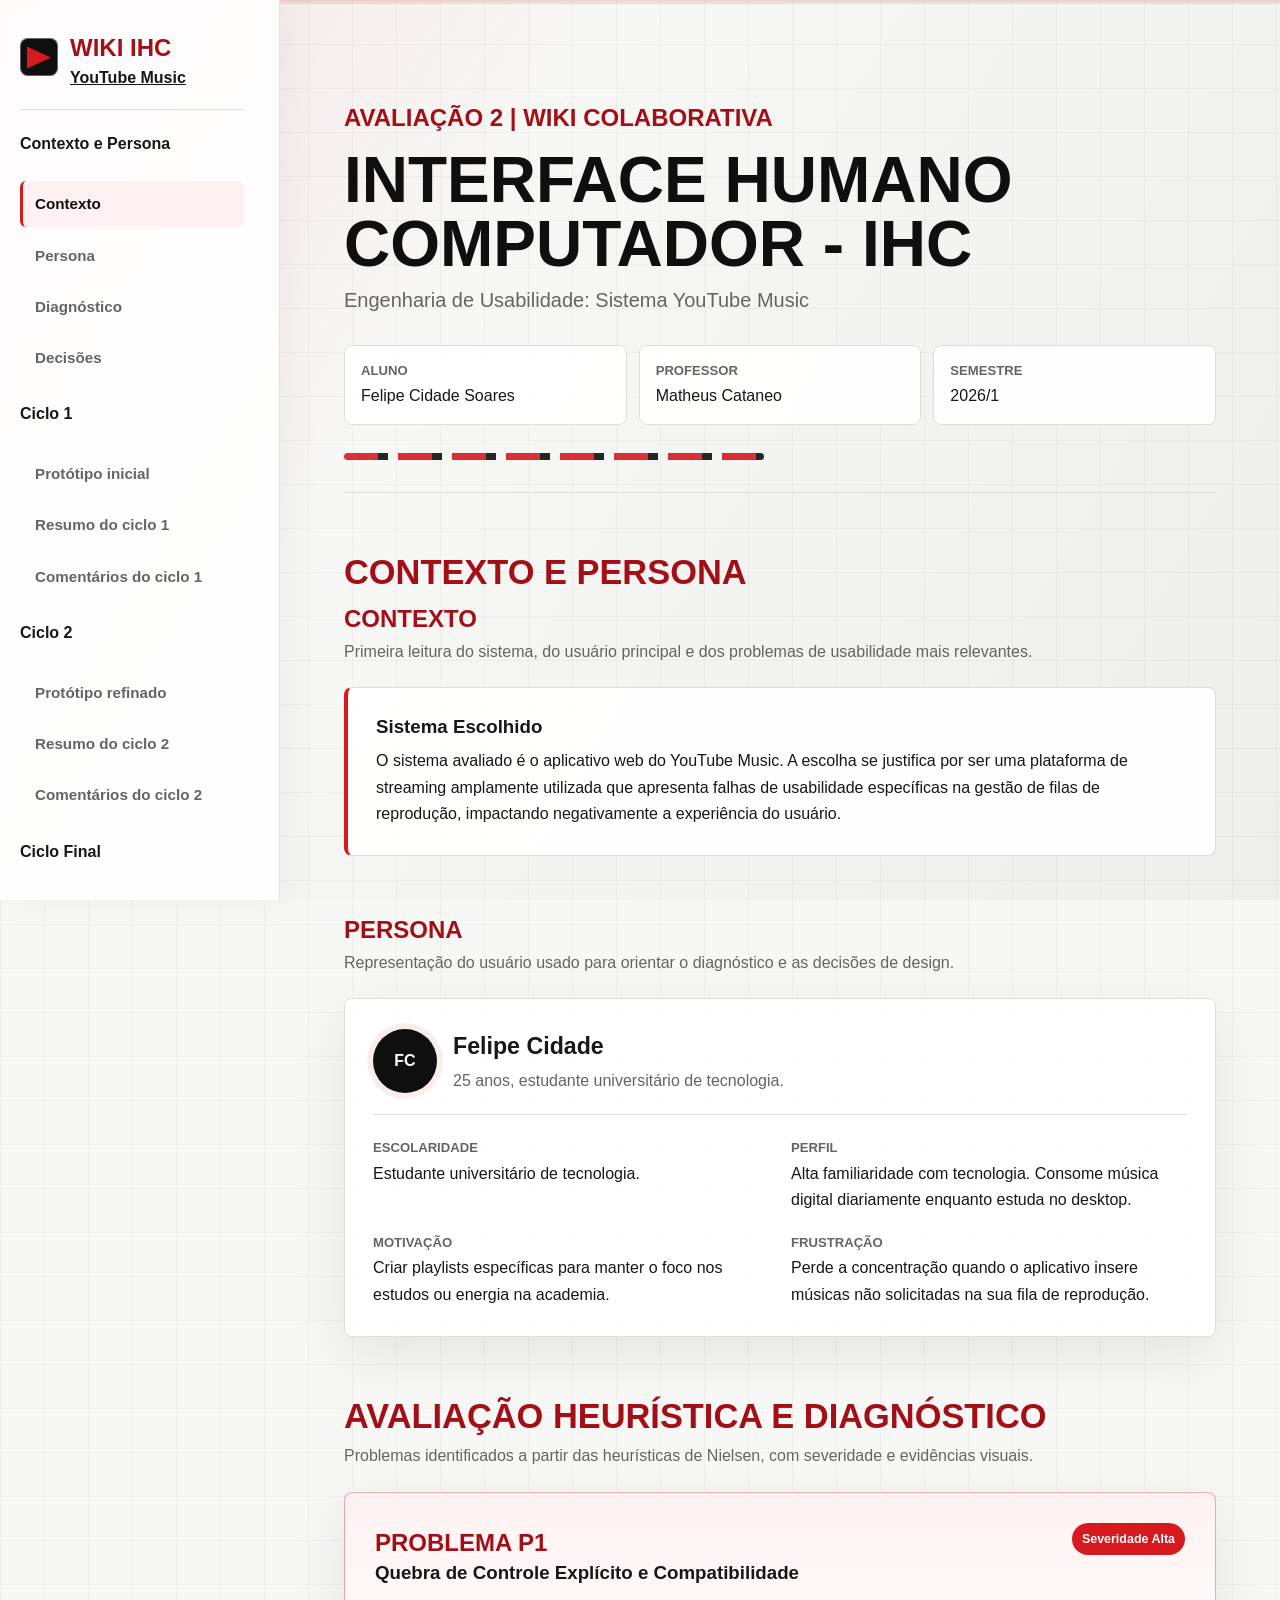
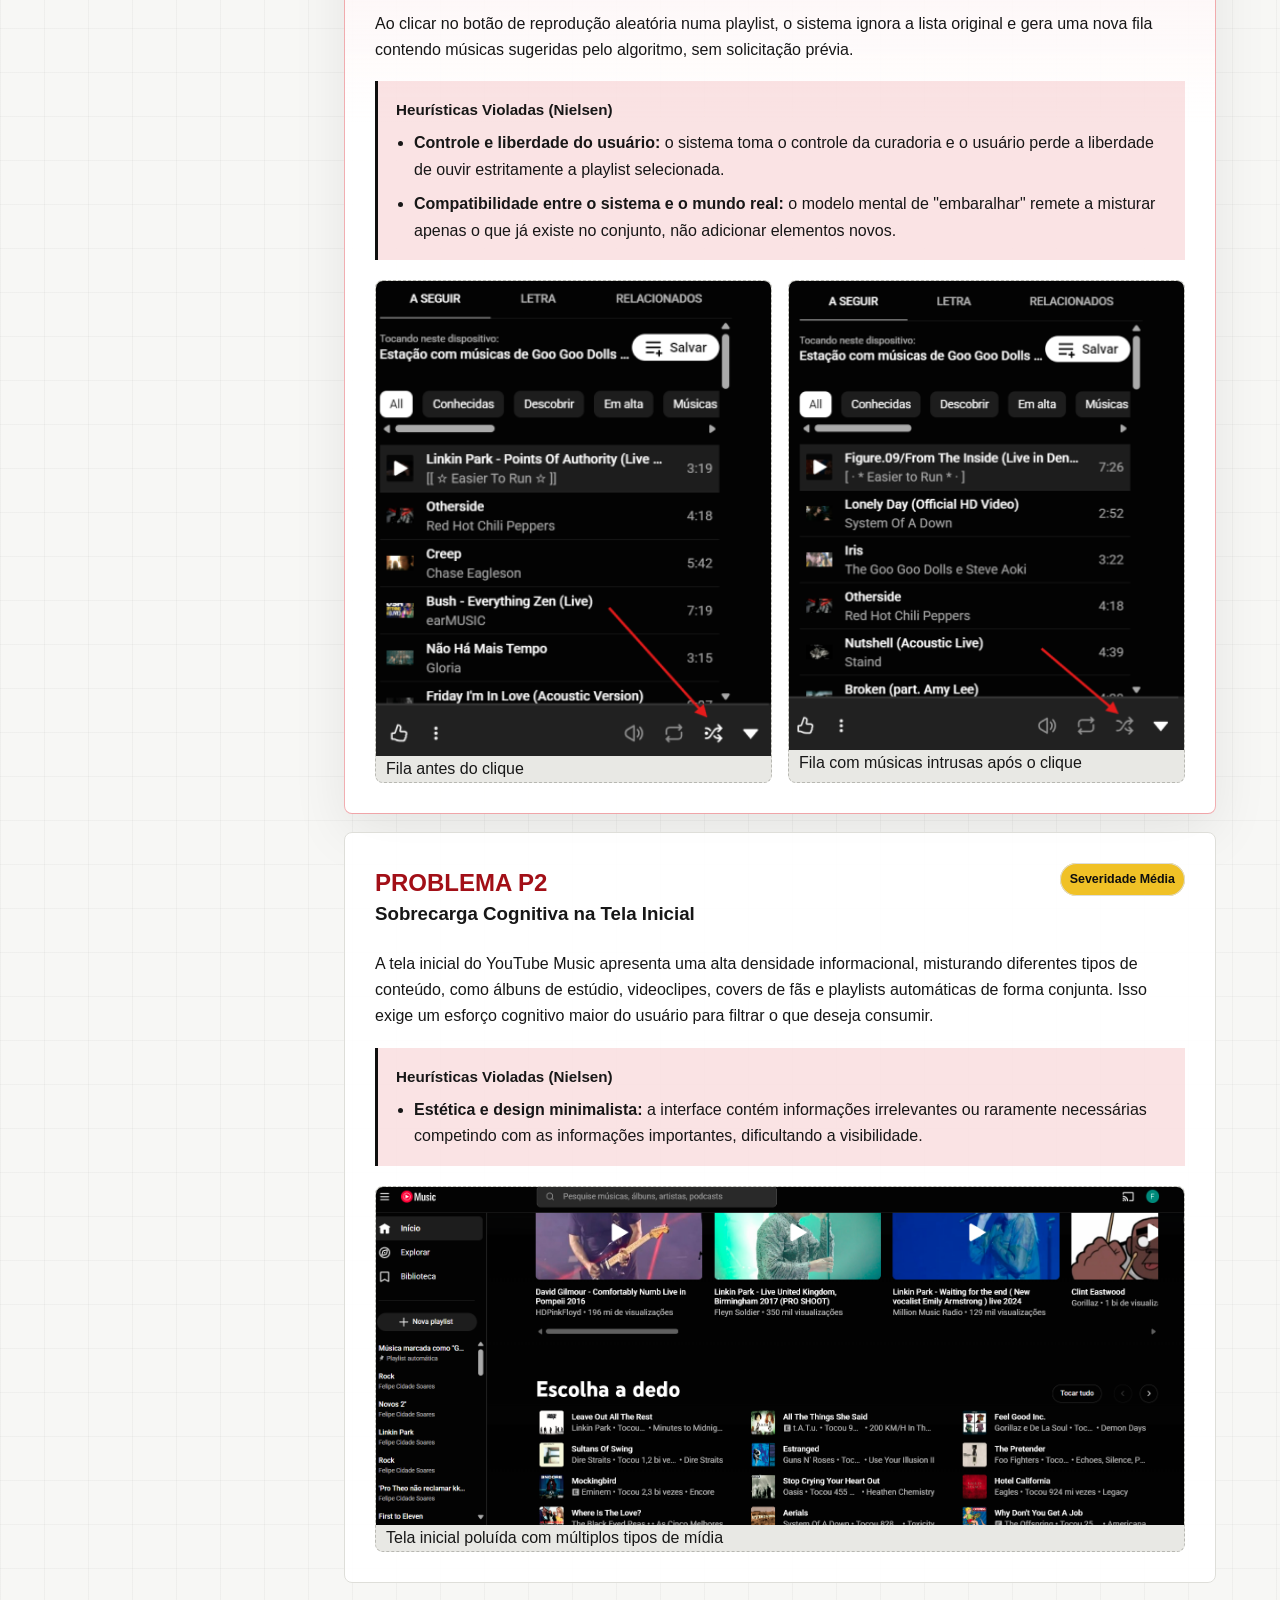
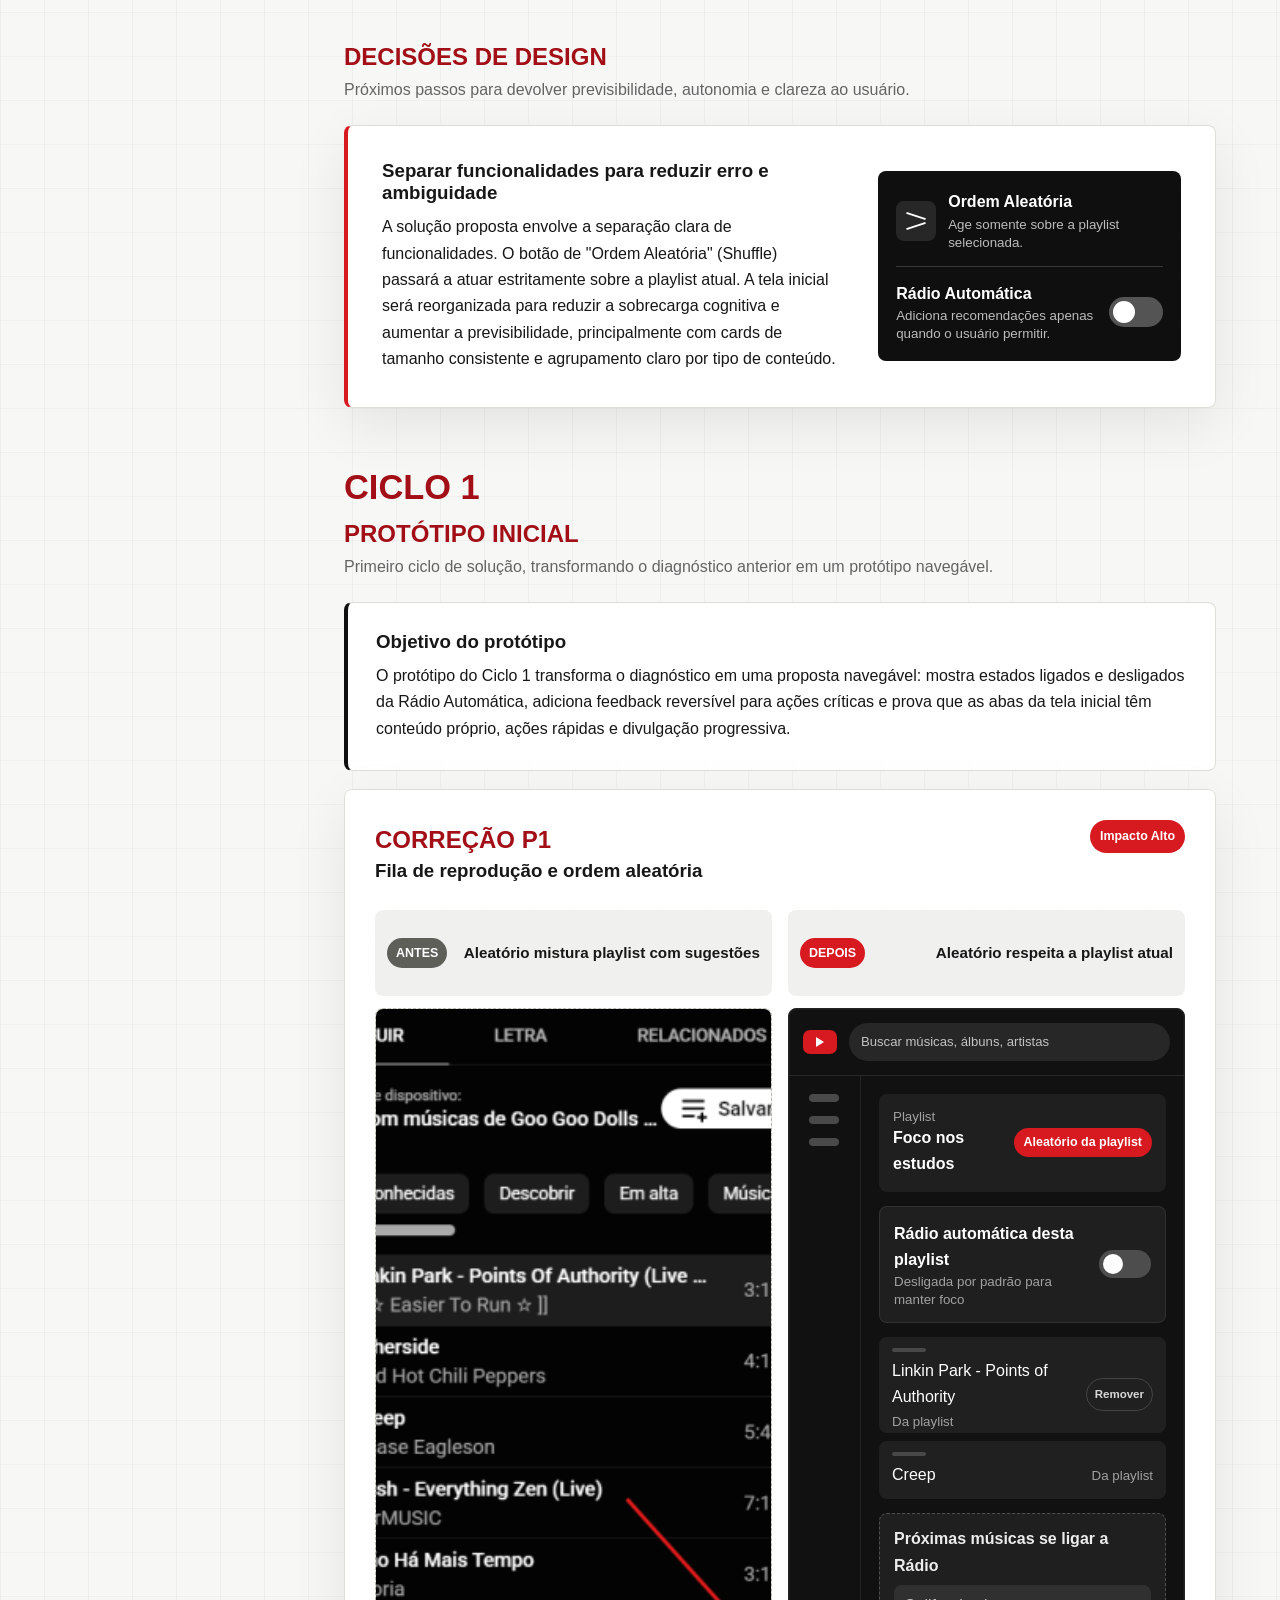
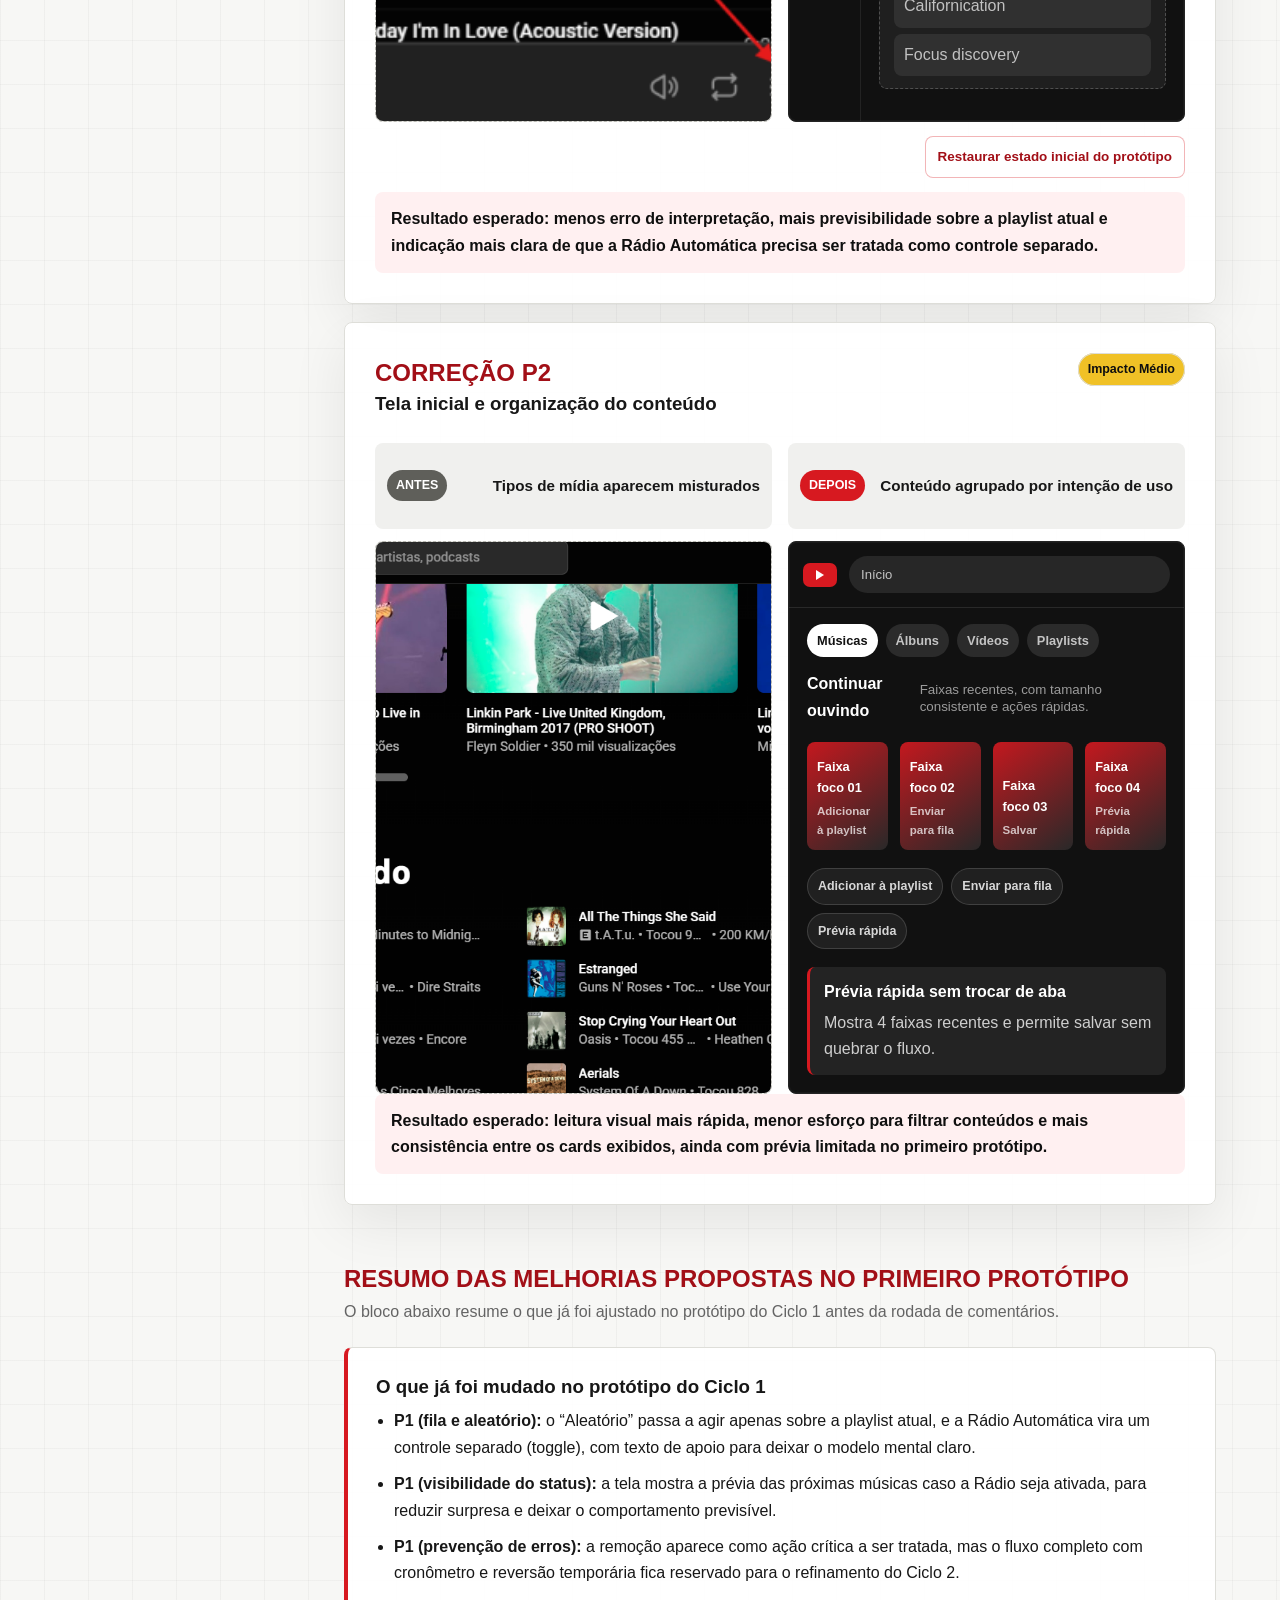
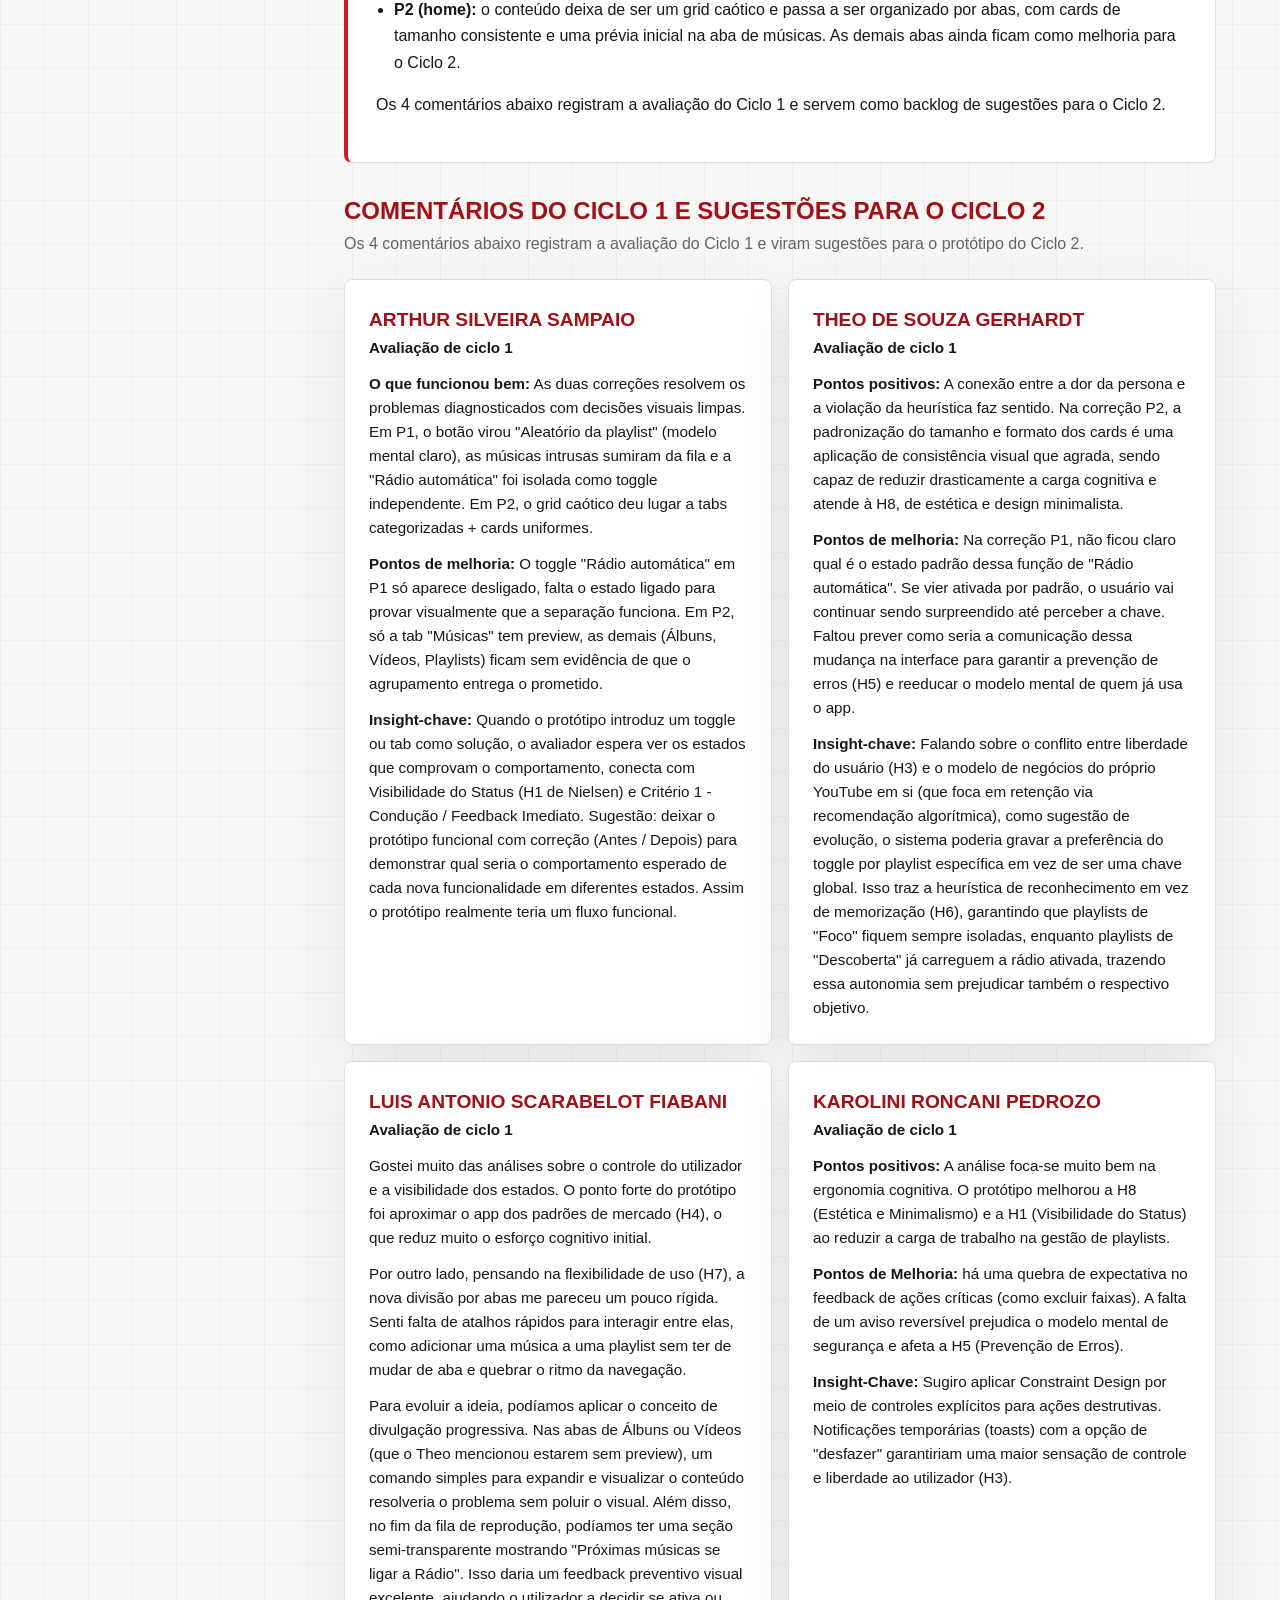
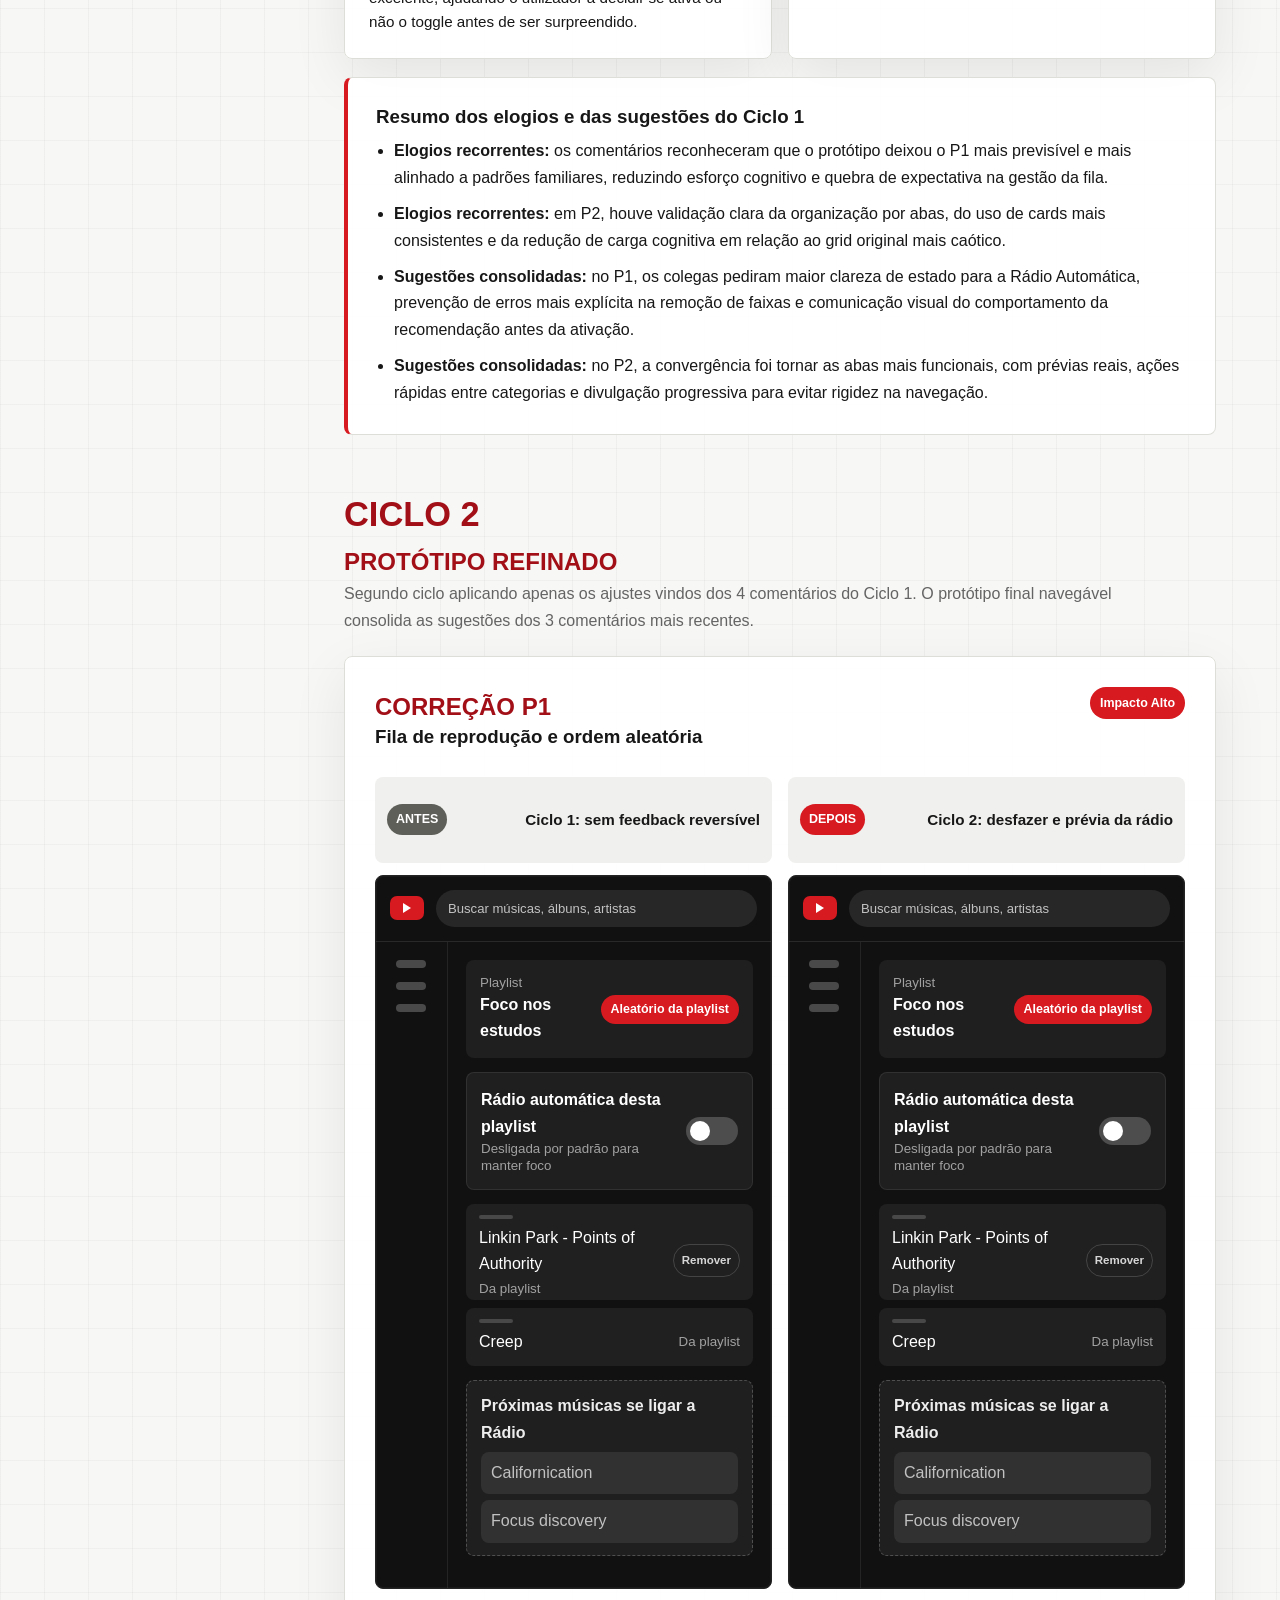
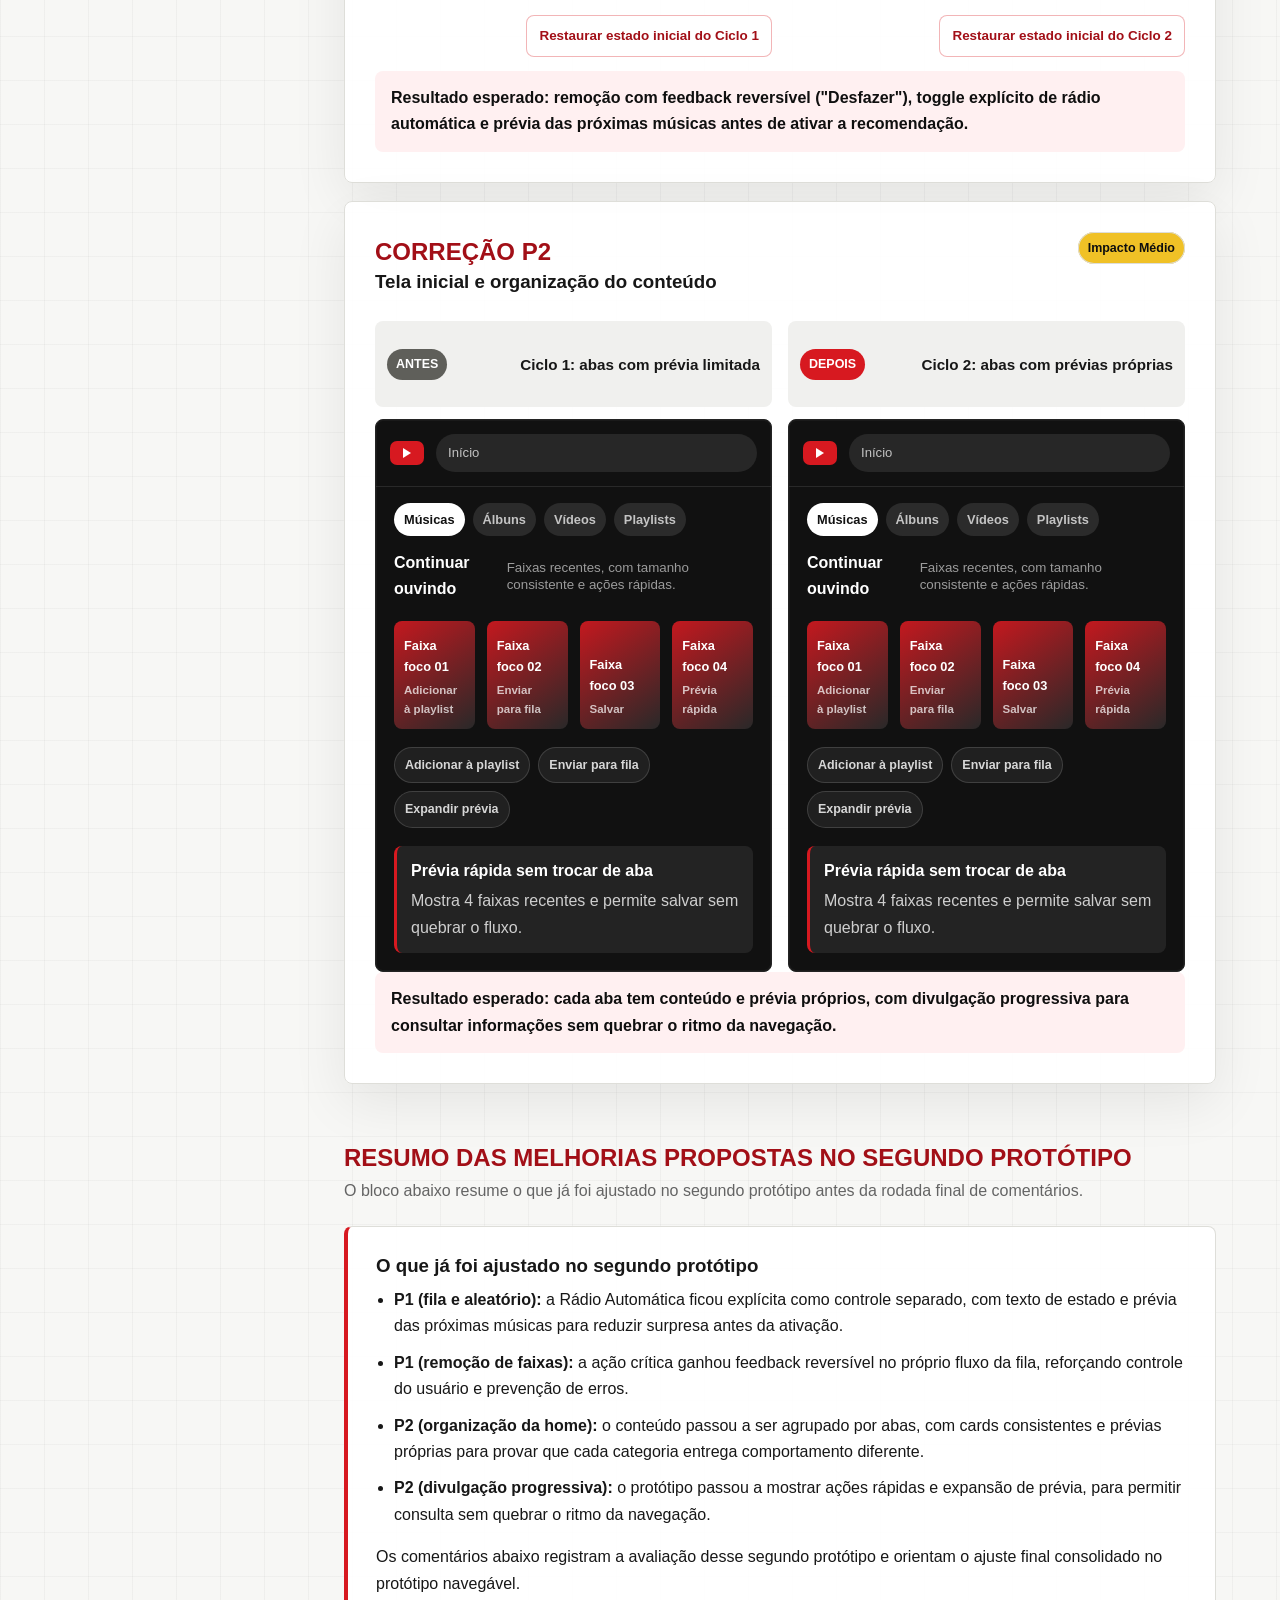
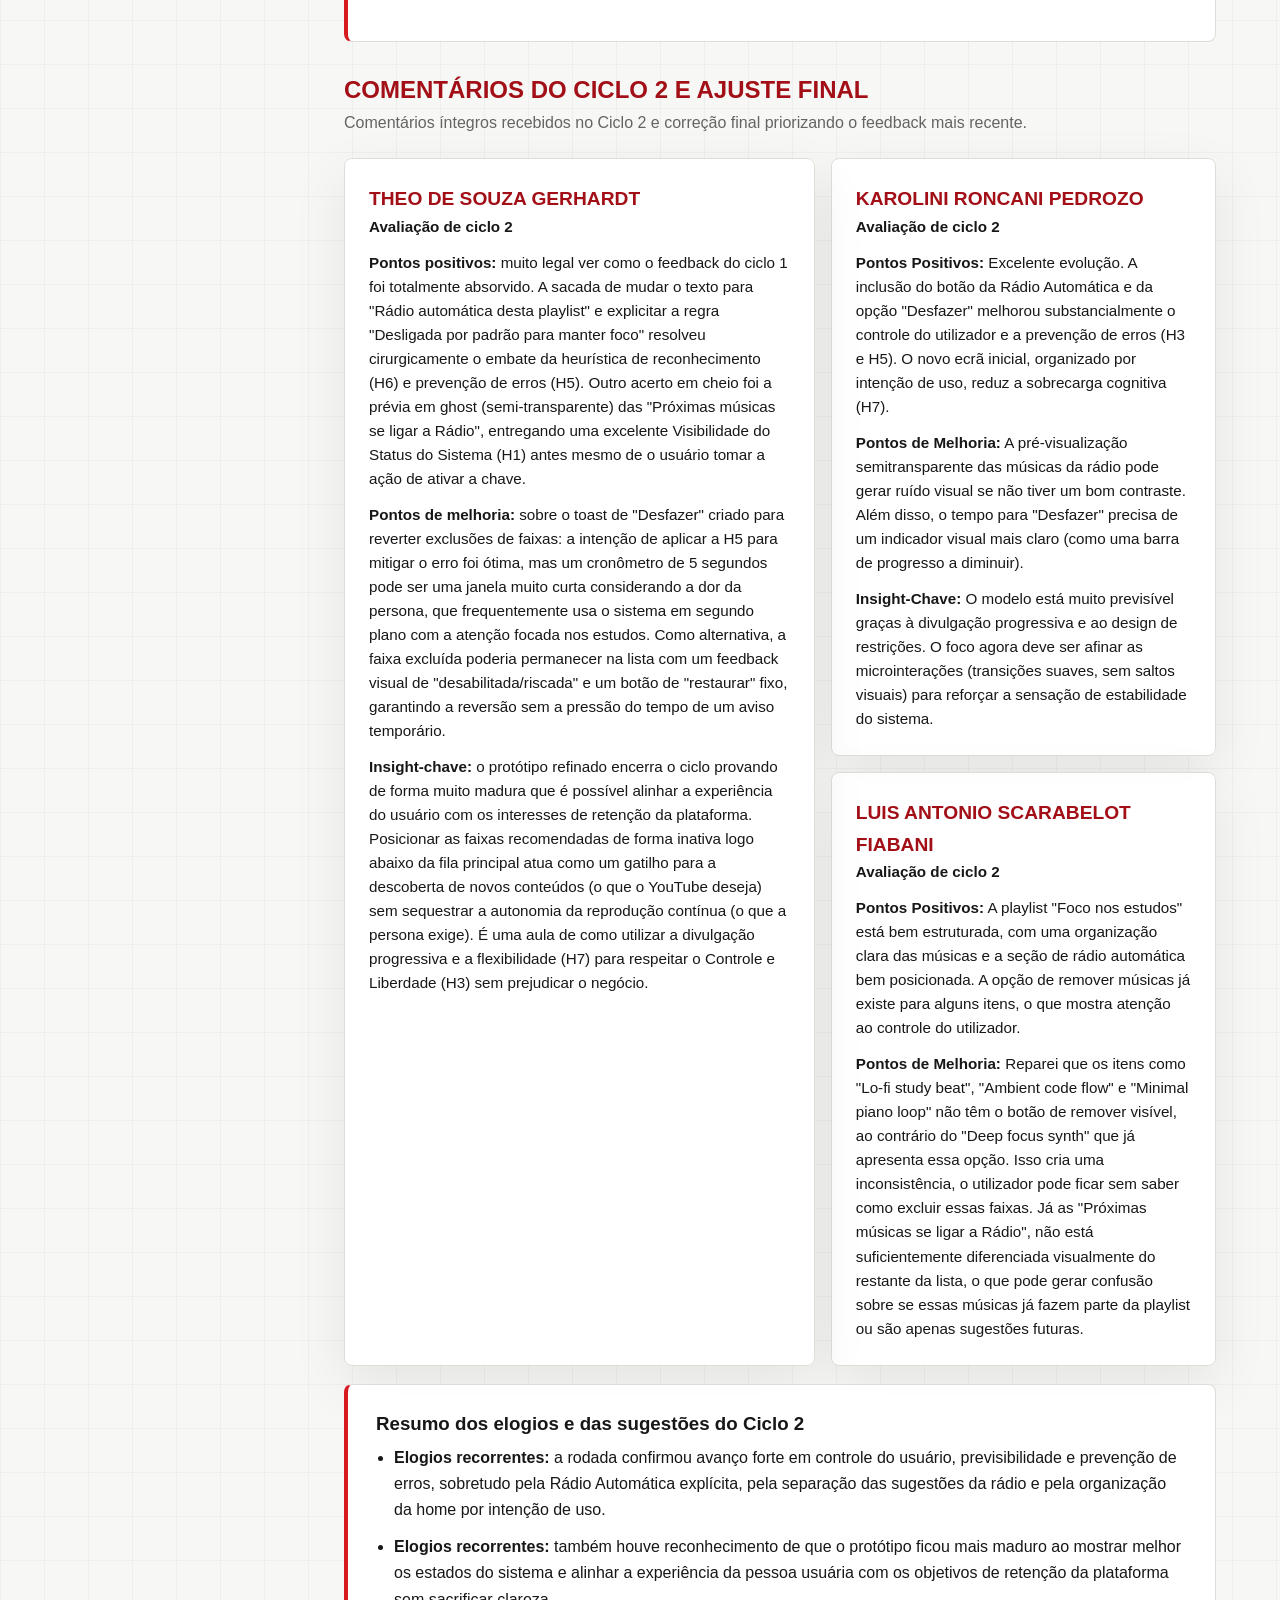
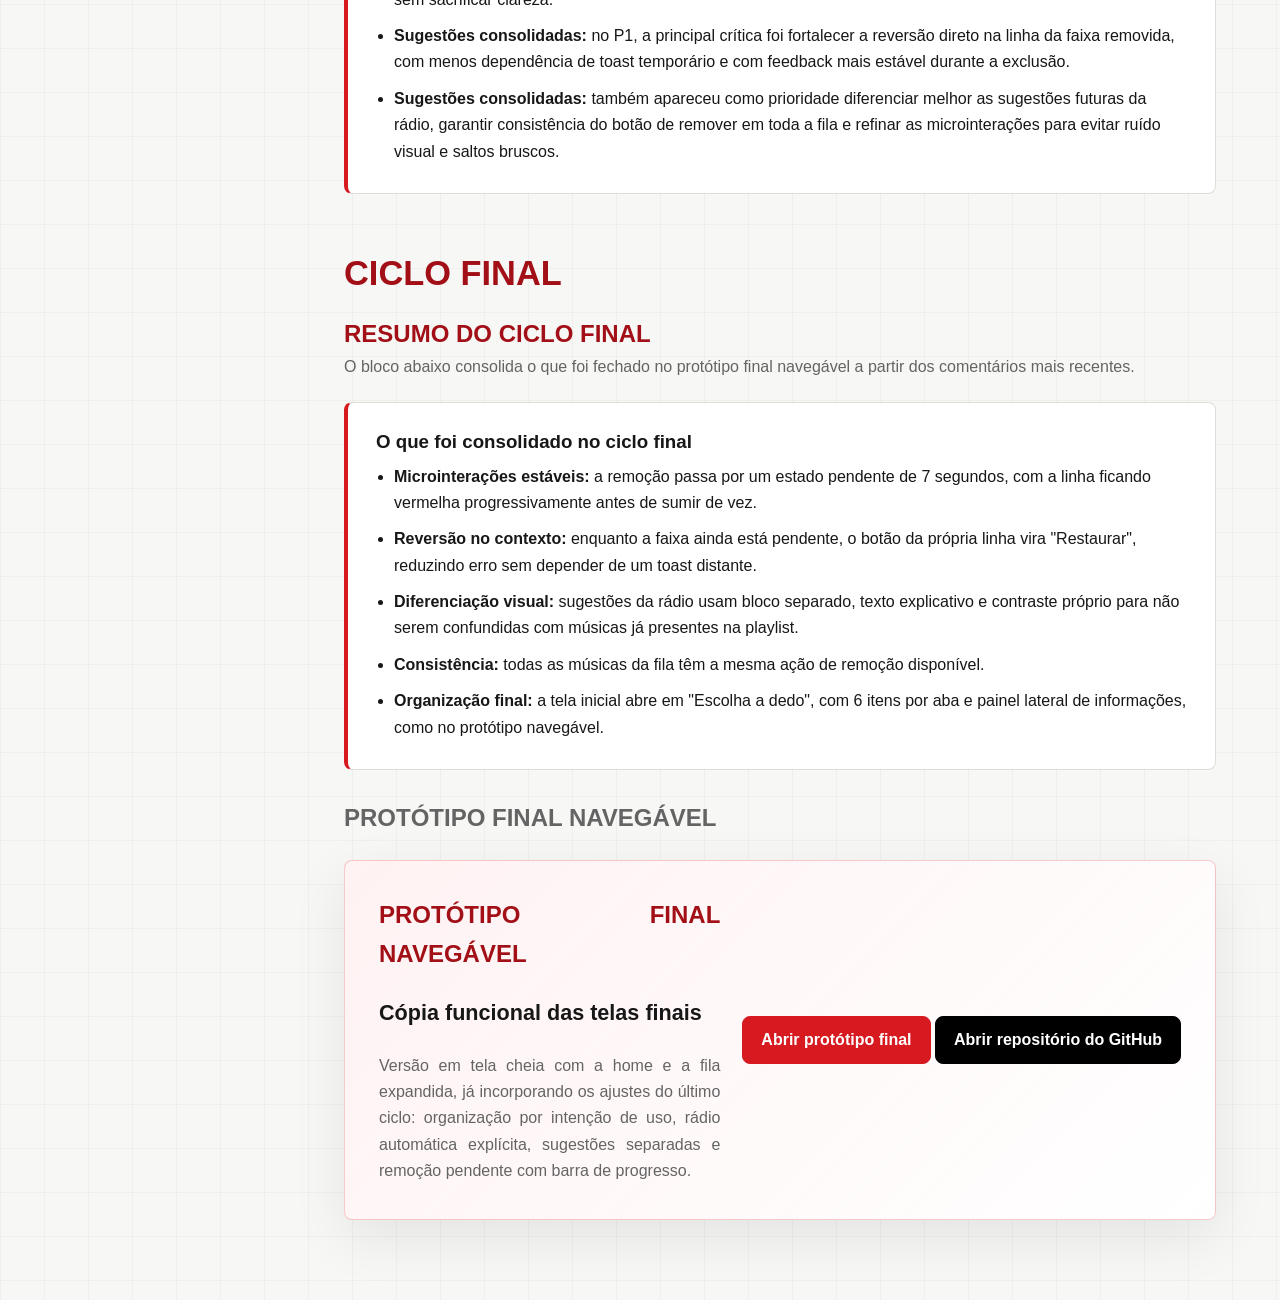
<file: index.html>
<!doctype html>
<html lang="pt-BR">
  <head>
    <meta charset="utf-8">
    <meta name="viewport" content="width=device-width, initial-scale=1">
    <meta
      name="description"
      content="Wiki colaborativa da Avaliação 2 de Interface Humano-Computador sobre Engenharia de Usabilidade no YouTube Music."
    >
    <title>IHC | Engenharia de Usabilidade - YouTube Music</title>
    <link rel="stylesheet" href="src/css/index.css?v=20260531-restore-all-7s">
  </head>
  <body>
    <a class="skip-link" href="#conteudo">Ir para o conteúdo</a>

    <div class="page-shell">
      <aside class="sidebar" aria-label="Navegação da wiki">
        <div class="sidebar-brand">
          <span class="brand-mark" aria-hidden="true"></span>
          <div>
            <p class="eyebrow">Wiki IHC</p>
            <a href="#top"><strong>YouTube Music</strong></a>
          </div>
        </div>
        <h4>Contexto e Persona</h4>
        <nav class="toc" aria-label="Sumário">
          <a href="#contexto">Contexto</a>
          <a href="#persona">Persona</a>
          <a href="#diagnostico">Diagnóstico</a>
          <a href="#decisoes">Decisões</a>
        </nav>
        <h4>Ciclo 1</h4>
        <nav class="toc" aria-label="Sumário">
          <a href="#prototipo">Protótipo inicial</a>
          <a href="#resumo-ciclo-1">Resumo do ciclo 1</a>
          <a href="#comentarios-ciclo-1">Comentários do ciclo 1</a>
        </nav>
        <h4>Ciclo 2</h4>
        <nav class="toc" aria-label="Sumário">
          <a href="#ciclo-2">Protótipo refinado</a>
          <a href="#resumo-ciclo-2">Resumo do ciclo 2</a>
          <a href="#comentarios-ciclo-2">Comentários do ciclo 2</a>
        </nav>
        <h4>Ciclo Final</h4>
        <nav class="toc" aria-label="Sumário">
          <a href="#resumo-ciclo-final">Resumo do ciclo final</a>
          <a href="#prototipo-navegavel">Protótipo navegável</a>
        </nav>
      </aside>

      <main id="conteudo" class="content">
        <button class="menu-button" type="button" aria-label="Abrir navegação" aria-expanded="false">
          <span></span>
          <span></span>
          <span></span>
        </button>

        <div class="reading-progress" aria-hidden="true">
          <span></span>
        </div>

        <header class="page-header">
          <p class="eyebrow">Avaliação 2 | WIKI Colaborativa</p>
          <h1>INTERFACE HUMANO COMPUTADOR - IHC</h1>
          <p class="lead">Engenharia de Usabilidade: Sistema YouTube Music</p>

          <dl class="meta-grid" aria-label="Dados do trabalho">
            <div>
              <dt>Aluno</dt>
              <dd>Felipe Cidade Soares</dd>
            </div>
            <div>
              <dt>Professor</dt>
              <dd>Matheus Cataneo</dd>
            </div>
            <div>
              <dt>Semestre</dt>
              <dd>2026/1</dd>
            </div>
          </dl>
        </header>

        <section id="contexto" class="doc-section">
          <div class="section-heading">
            <h2 class="section-index">Contexto e Persona</h2>
            <p class="section-index">Contexto</p>
            <p>Primeira leitura do sistema, do usuário principal e dos problemas de usabilidade mais relevantes.</p>
          </div>

          <article class="note-block">
            <h3>Sistema Escolhido</h3>
            <p>
              O sistema avaliado é o aplicativo web do YouTube Music. A escolha se justifica por ser uma plataforma
              de streaming amplamente utilizada que apresenta falhas de usabilidade específicas na gestão de filas de
              reprodução, impactando negativamente a experiência do usuário.
            </p>
          </article>
        </section>

        <section id="persona" class="doc-section">
          <div class="section-heading">
            <p class="section-index">Persona</p>
            <p>Representação do usuário usado para orientar o diagnóstico e as decisões de design.</p>
          </div>

          <article class="persona-card">
            <div class="persona-summary">
              <span class="persona-avatar" aria-hidden="true">FC</span>
              <div>
                <h3>Felipe Cidade</h3>
                <p>25 anos, estudante universitário de tecnologia.</p>
              </div>
            </div>

            <dl class="persona-details">
              <div>
                <dt>Escolaridade</dt>
                <dd>Estudante universitário de tecnologia.</dd>
              </div>
              <div>
                <dt>Perfil</dt>
                <dd>Alta familiaridade com tecnologia. Consome música digital diariamente enquanto estuda no desktop.</dd>
              </div>
              <div>
                <dt>Motivação</dt>
                <dd>Criar playlists específicas para manter o foco nos estudos ou energia na academia.</dd>
              </div>
              <div>
                <dt>Frustração</dt>
                <dd>Perde a concentração quando o aplicativo insere músicas não solicitadas na sua fila de reprodução.</dd>
              </div>
            </dl>
          </article>
        </section>

        
        <section id="diagnostico" class="doc-section">
          <div class="section-heading">
            <h2 class="section-index">Avaliação Heurística e Diagnóstico</h2>
            <p>Problemas identificados a partir das heurísticas de Nielsen, com severidade e evidências visuais.</p>
          </div>

          <article class="problem-card problem-card--critical">
            <div class="problem-header">
              <div>
                <p class="section-index">Problema P1</p>
                <h3>Quebra de Controle Explícito e Compatibilidade</h3>
              </div>
              <span class="severity severity--high">Severidade Alta</span>
            </div>

            <p>
              Ao clicar no botão de reprodução aleatória numa playlist, o sistema ignora a lista original e
              gera uma nova fila contendo músicas sugeridas pelo algoritmo, sem solicitação prévia.
            </p>

            <div class="heuristic-list" aria-label="Heurísticas violadas no problema P1">
              <h4>Heurísticas Violadas (Nielsen)</h4>
              <ul>
                <li>
                  <strong>Controle e liberdade do usuário:</strong> o sistema toma o controle da curadoria e o usuário
                  perde a liberdade de ouvir estritamente a playlist selecionada.
                </li>
                <li>
                  <strong>Compatibilidade entre o sistema e o mundo real:</strong> o modelo mental de "embaralhar"
                  remete a misturar apenas o que já existe no conjunto, não adicionar elementos novos.
                </li>
              </ul>
            </div>

            <div class="screens-grid screens-grid--large">
              <figure class="screen-placeholder">
                <img
                  src="src/img/fila-antes.png"
                  alt="Fila antes do clique"
                  loading="lazy"
                >
                <figcaption>Fila antes do clique</figcaption>
              </figure>
              <figure class="screen-placeholder">
                <img
                  src="src/img/fila-depois.png"
                  alt="Fila com músicas intrusas após o clique"
                  loading="lazy"
                >
                <figcaption>Fila com músicas intrusas após o clique</figcaption>
              </figure>
            </div>
          </article>

          <article class="problem-card">
            <div class="problem-header">
              <div>
                <p class="section-index">Problema P2</p>
                <h3>Sobrecarga Cognitiva na Tela Inicial</h3>
              </div>
              <span class="severity severity--medium">Severidade Média</span>
            </div>

            <p>
              A tela inicial do YouTube Music apresenta uma alta densidade informacional, misturando diferentes tipos
              de conteúdo, como álbuns de estúdio, videoclipes, covers de fãs e playlists automáticas de forma conjunta.
              Isso exige um esforço cognitivo maior do usuário para filtrar o que deseja consumir.
            </p>

            <div class="heuristic-list" aria-label="Heurísticas violadas no problema P2">
              <h4>Heurísticas Violadas (Nielsen)</h4>
              <ul>
                <li>
                  <strong>Estética e design minimalista:</strong> a interface contém informações irrelevantes ou
                  raramente necessárias competindo com as informações importantes, dificultando a visibilidade.
                </li>
              </ul>
            </div>

            <figure class="screen-placeholder">
              <img
                src="src/img/tela-inicial-poluida.png"
                alt="[Inserir print da tela: Tela inicial poluída com múltiplos tipos de mídia]"
                loading="lazy"
              >
              <figcaption>Tela inicial poluída com múltiplos tipos de mídia</figcaption>
            </figure>
          </article>          
        </section>

        <section id="decisoes" class="doc-section">
          <div class="section-heading">
            <p class="section-index">Decisões de Design</p>
            <p>Próximos passos para devolver previsibilidade, autonomia e clareza ao usuário.</p>
          </div>

          <article class="decision-panel">
            <div>
              <h3>Separar funcionalidades para reduzir erro e ambiguidade</h3>
              <p>
                A solução proposta envolve a separação clara de funcionalidades. O botão de "Ordem Aleatória" (Shuffle) passará a atuar estritamente sobre a playlist atual. A tela inicial será reorganizada para reduzir a sobrecarga cognitiva e aumentar a previsibilidade, principalmente com cards de tamanho consistente e agrupamento claro por tipo de conteúdo.
              </p>
            </div>

            <div class="control-preview" aria-label="Prévia conceitual dos controles propostos">
              <div class="preview-row">
                <span class="preview-icon" aria-hidden="true"></span>
                <div>
                  <strong>Ordem Aleatória</strong>
                  <small>Age somente sobre a playlist selecionada.</small>
                </div>
              </div>

              <label class="toggle-row">
                <span>
                  <strong>Rádio Automática</strong>
                  <small>Adiciona recomendações apenas quando o usuário permitir.</small>
                </span>
                <input type="checkbox" id="radio-toggle">
                <span class="toggle-visual" aria-hidden="true"></span>
              </label>
            </div>
          </article>
        </section>
        <section id="prototipo" class="doc-section">
          <div class="section-heading">
            <h2 class="section-index">CICLO 1</h2>
            <p class="section-index">Protótipo Inicial</p>
            <p>Primeiro ciclo de solução, transformando o diagnóstico anterior em um protótipo navegável.</p>
          </div>

          <article class="prototype-summary">
            <h3>Objetivo do protótipo</h3>
            <p>
              O protótipo do Ciclo 1 transforma o diagnóstico em uma proposta navegável:
              mostra estados ligados e desligados da Rádio Automática, adiciona feedback reversível para ações críticas
              e prova que as abas da tela inicial têm conteúdo próprio, ações rápidas e divulgação progressiva.
            </p>
          </article>

          <article class="prototype-block">
            <div class="prototype-block-header">
              <div>
                <p class="section-index">Correção P1</p>
                <h3>Fila de reprodução e ordem aleatória</h3>
              </div>
              <span class="severity severity--high">Impacto Alto</span>
            </div>

            <div class="prototype-comparison">
              <div class="prototype-screen prototype-screen--before">
                <div class="prototype-screen-title">
                  <span>Antes</span>
                  <strong>Aleatório mistura playlist com sugestões</strong>
                </div>

              <figure class="prototype-screen-figure">
                <img
                  src="src/img/fila-antes.png"
                  alt="Fila antes do clique"
                  loading="lazy"
                >
              </figure>
              </div>
              <div class="prototype-screen prototype-screen--after">
                <div class="prototype-screen-title">
                  <span>Depois</span>
                  <strong>Aleatório respeita a playlist atual</strong>
                </div>

                <div class="mock-window">
                  <div class="mock-topbar">
                    <span class="mock-logo" aria-hidden="true"></span>
                    <span class="mock-search">Buscar músicas, álbuns, artistas</span>
                  </div>

                  <div class="mock-layout">
                    <div class="mock-sidebar" aria-hidden="true">
                      <span></span>
                      <span></span>
                      <span></span>
                    </div>

                    <div class="mock-content" data-restore-mode="instant">
                      <div class="mock-playlist-head">
                        <div>
                          <small>Playlist</small>
                          <strong>Foco nos estudos</strong>
                        </div>
                        <span class="mock-button mock-button--safe">Aleatório da playlist</span>
                      </div>

                      <div class="mock-setting mock-setting--interactive" data-radio-control>
                        <span>
                          <strong>Rádio automática desta playlist</strong>
                          <small data-radio-copy>Desligada por padrão para manter foco</small>
                        </span>
                        <button
                          class="mock-switch-button"
                          type="button"
                          aria-pressed="false"
                          aria-label="Alternar rádio automática desta playlist"
                          data-radio-toggle
                        >
                          <span class="mock-switch is-off" aria-hidden="true"></span>
                        </button>
                      </div>

                      <ol class="mock-queue">
                        <li>
                          <span>Linkin Park - Points of Authority</span>
                          <small>Da playlist</small>
                          <button class="mock-inline-action" type="button" data-remove-track>Remover</button>
                        </li>
                        <li><span>Creep</span><small>Da playlist</small></li>
                      </ol>

                      <div class="mock-next-preview" data-radio-preview>
                        <strong>Próximas músicas se ligar a Rádio</strong>
                        <span>Californication</span>
                        <span>Focus discovery</span>
                      </div>

                      <div class="mock-toast" aria-live="polite">
                        <span></span>
                        <button type="button">Desfazer</button>
                      </div>
                    </div>
                  </div>
                </div>
              </div>
            </div>

            <div class="prototype-reset-row">
              <button class="prototype-reset-button" type="button" data-reset-queue>
                Restaurar estado inicial do protótipo
              </button>
            </div>

            <p class="prototype-impact">
              Resultado esperado: menos erro de interpretação, mais previsibilidade sobre a playlist atual e indicação
              mais clara de que a Rádio Automática precisa ser tratada como controle separado.
            </p>
          </article>

          <article class="prototype-block">
            <div class="prototype-block-header">
              <div>
                <p class="section-index">Correção P2</p>
                <h3>Tela inicial e organização do conteúdo</h3>
              </div>
              <span class="severity severity--medium">Impacto Médio</span>
            </div>

            <div class="prototype-comparison">
              <div class="prototype-screen prototype-screen--before">
                <div class="prototype-screen-title">
                  <span>Antes</span>
                  <strong>Tipos de mídia aparecem misturados</strong>
                </div>
<!--
                <div class="mock-window">
                  <div class="mock-topbar">
                    <span class="mock-logo" aria-hidden="true"></span>
                    <span class="mock-search">Início</span>
                  </div>

                  <div class="mock-home-grid mock-home-grid--busy">
                    <div class="mock-media-card tall"><span>Álbum</span></div>
                    <div class="mock-media-card video"><span>Videoclipe</span></div>
                    <div class="mock-media-card small"><span>Cover</span></div>
                    <div class="mock-media-card wide"><span>Mix automático</span></div>
                    <div class="mock-media-card small"><span>Live</span></div>
                    <div class="mock-media-card tall"><span>Playlist</span></div>
                  </div>
                </div> -->
              <figure class="prototype-screen-figure">
                <img
                  src="src/img/tela-inicial-poluida.png"
                  alt="Tela inicial com tipos de mídia misturados"
                  loading="lazy"
                >
              </figure>
              </div>

              <div class="prototype-screen prototype-screen--after">
                <div class="prototype-screen-title">
                  <span>Depois</span>
                  <strong>Conteúdo agrupado por intenção de uso</strong>
                </div>

                <div class="mock-window">
                  <div class="mock-topbar">
                    <span class="mock-logo" aria-hidden="true"></span>
                    <span class="mock-search">Início</span>
                  </div>

                  <div class="mock-filter-row" aria-label="Filtros do protótipo">
                    <button class="mock-tab is-selected" type="button">Músicas</button>
                    <button class="mock-tab" type="button">Álbuns</button>
                    <button class="mock-tab" type="button">Vídeos</button>
                    <button class="mock-tab" type="button">Playlists</button>
                  </div>

                  <div class="mock-section-label">
                    <strong data-tab-title>Continuar ouvindo</strong>
                    <small data-tab-description>Faixas recentes, com tamanho consistente e ações rápidas.</small>
                  </div>

                  <div class="mock-home-grid mock-home-grid--organized" data-tab-panel>
                    <button class="mock-media-card" type="button">
                      <span>Faixa foco 01</span>
                      <small>Adicionar à playlist</small>
                    </button>
                    <button class="mock-media-card" type="button">
                      <span>Faixa foco 02</span>
                      <small>Enviar para fila</small>
                    </button>
                    <button class="mock-media-card" type="button">
                      <span>Faixa foco 03</span>
                      <small>Salvar</small>
                    </button>
                    <button class="mock-media-card" type="button">
                      <span>Faixa foco 04</span>
                      <small>Prévia rápida</small>
                    </button>
                  </div>

                  <div class="mock-quick-actions" aria-label="Ações rápidas do protótipo">
                    <button type="button">Adicionar à playlist</button>
                    <button type="button">Enviar para fila</button>
                    <button type="button">Prévia rápida</button>
                  </div>

                  <div class="mock-progressive-preview" data-progressive-preview>
                    <strong>Prévia rápida sem trocar de aba</strong>
                    <span data-preview-copy>Mostra 4 faixas recentes e permite salvar sem quebrar o fluxo.</span>
                  </div>
                </div>
              </div>
            </div>

            <p class="prototype-impact">
              Resultado esperado: leitura visual mais rápida, menor esforço para filtrar conteúdos e mais consistência
              entre os cards exibidos, ainda com prévia limitada no primeiro protótipo.
            </p>
          </article>
        </section>

        <section id="feedback-ciclo-1" class="doc-section">
          <div class="section-heading" id="resumo-ciclo-1">
            <p class="section-index">Resumo das melhorias propostas no primeiro protótipo</p>
            <p>O bloco abaixo resume o que já foi ajustado no protótipo do Ciclo 1 antes da rodada de comentários.</p>
          </div>

          <article class="refinement-panel">
            <h3>O que já foi mudado no protótipo do Ciclo 1</h3>
            <ul>
              <li>
                <strong>P1 (fila e aleatório):</strong> o “Aleatório” passa a agir apenas sobre a playlist atual, e a
                Rádio Automática vira um controle separado (toggle), com texto de apoio para deixar o modelo mental
                claro.
              </li>
              <li>
                <strong>P1 (visibilidade do status):</strong> a tela mostra a prévia das próximas músicas caso a Rádio
                seja ativada, para reduzir surpresa e deixar o comportamento previsível.
              </li>
              <li>
                <strong>P1 (prevenção de erros):</strong> a remoção aparece como ação crítica a ser tratada, mas o fluxo
                completo com cronômetro e reversão temporária fica reservado para o refinamento do Ciclo 2.
              </li>
              <li>
                <strong>P2 (home):</strong> o conteúdo deixa de ser um grid caótico e passa a ser organizado por abas,
                com cards de tamanho consistente e uma prévia inicial na aba de músicas. As demais abas ainda ficam como
                melhoria para o Ciclo 2.
              </li>
            </ul>
            <p>
              Os 4 comentários abaixo registram a avaliação do Ciclo 1 e servem como backlog de sugestões para o Ciclo 2.
            </p>
          </article>

          <div class="section-heading" id="comentarios-ciclo-1">
            <p class="section-index">Comentários do Ciclo 1 e sugestões para o Ciclo 2</p>
            <p>Os 4 comentários abaixo registram a avaliação do Ciclo 1 e viram sugestões para o protótipo do Ciclo 2.</p>
          </div>

          <div class="feedback-grid feedback-grid--comments">
            <article class="feedback-card feedback-card--comment">
              <p class="classmate-label">Arthur Silveira Sampaio</p>
              <div class="feedback-comment">
                <p>
                  <strong>Avaliação de ciclo 1</strong>
                </p>
                <p>
                  <strong>O que funcionou bem:</strong> As duas correções resolvem os problemas diagnosticados com
                  decisões visuais limpas. Em P1, o botão virou "Aleatório da playlist" (modelo mental claro), as
                  músicas intrusas sumiram da fila e a "Rádio automática" foi isolada como toggle independente. Em P2,
                  o grid caótico deu lugar a tabs categorizadas + cards uniformes.
                </p>
                <p>
                  <strong>Pontos de melhoria:</strong> O toggle "Rádio automática" em P1 só aparece desligado, falta o
                  estado ligado para provar visualmente que a separação funciona. Em P2, só a tab "Músicas" tem preview,
                  as demais (Álbuns, Vídeos, Playlists) ficam sem evidência de que o agrupamento entrega o prometido.
                </p>
                <p>
                  <strong>Insight-chave:</strong> Quando o protótipo introduz um toggle ou tab como solução, o avaliador
                  espera ver os estados que comprovam o comportamento, conecta com Visibilidade do Status (H1 de Nielsen)
                  e Critério 1 - Condução / Feedback Imediato. Sugestão: deixar o protótipo funcional com correção
                  (Antes / Depois) para demonstrar qual seria o comportamento esperado de cada nova funcionalidade em
                  diferentes estados. Assim o protótipo realmente teria um fluxo funcional.
                </p>
              </div>
            </article>

            <article class="feedback-card feedback-card--comment">
              <p class="classmate-label">Theo de Souza Gerhardt</p>
              <div class="feedback-comment">
                <p>
                  <strong>Avaliação de ciclo 1</strong>
                </p>
                <p>
                  <strong>Pontos positivos:</strong> A conexão entre a dor da persona e a violação da heurística faz
                  sentido. Na correção P2, a padronização do tamanho e formato dos cards é uma aplicação de consistência
                  visual que agrada, sendo capaz de reduzir drasticamente a carga cognitiva e atende à H8, de estética e
                  design minimalista.
                </p>
                <p>
                  <strong>Pontos de melhoria:</strong> Na correção P1, não ficou claro qual é o estado padrão dessa
                  função de "Rádio automática". Se vier ativada por padrão, o usuário vai continuar sendo surpreendido
                  até perceber a chave. Faltou prever como seria a comunicação dessa mudança na interface para garantir
                  a prevenção de erros (H5) e reeducar o modelo mental de quem já usa o app.
                </p>
                <p>
                  <strong>Insight-chave:</strong> Falando sobre o conflito entre liberdade do usuário (H3) e o modelo de
                  negócios do próprio YouTube em si (que foca em retenção via recomendação algorítmica), como sugestão de
                  evolução, o sistema poderia gravar a preferência do toggle por playlist específica em vez de ser uma
                  chave global. Isso traz a heurística de reconhecimento em vez de memorização (H6), garantindo que
                  playlists de "Foco" fiquem sempre isoladas, enquanto playlists de "Descoberta" já carreguem a rádio
                  ativada, trazendo essa autonomia sem prejudicar também o respectivo objetivo.
                </p>
              </div>
            </article>

            <article class="feedback-card feedback-card--comment">
              <p class="classmate-label">Luis Antonio Scarabelot Fiabani</p>
              <div class="feedback-comment">
                <p>
                  <strong>Avaliação de ciclo 1</strong>
                </p>
                <p>
                  Gostei muito das análises sobre o controle do utilizador e a visibilidade dos estados. O ponto forte do
                  protótipo foi aproximar o app dos padrões de mercado (H4), o que reduz muito o esforço cognitivo
                  initial.
                </p>
                <p>
                  Por outro lado, pensando na flexibilidade de uso (H7), a nova divisão por abas me pareceu um pouco
                  rígida. Senti falta de atalhos rápidos para interagir entre elas, como adicionar uma música a uma
                  playlist sem ter de mudar de aba e quebrar o ritmo da navegação.
                </p>
                <p>
                  Para evoluir a ideia, podíamos aplicar o conceito de divulgação progressiva. Nas abas de Álbuns ou
                  Vídeos (que o Theo mencionou estarem sem preview), um comando simples para expandir e visualizar o
                  conteúdo resolveria o problema sem poluir o visual. Além disso, no fim da fila de reprodução, podíamos
                  ter uma seção semi-transparente mostrando "Próximas músicas se ligar a Rádio". Isso daria um feedback
                  preventivo visual excelente, ajudando o utilizador a decidir se ativa ou não o toggle antes de ser
                  surpreendido.
                </p>
              </div>
            </article>

            <article class="feedback-card feedback-card--comment">
              <p class="classmate-label">Karolini Roncani Pedrozo</p>
              <div class="feedback-comment">
                <p>
                  <strong>Avaliação de ciclo 1</strong>
                </p>
                <p>
                  <strong>Pontos positivos:</strong> A análise foca-se muito bem na ergonomia cognitiva. O protótipo
                  melhorou a H8 (Estética e Minimalismo) e a H1 (Visibilidade do Status) ao reduzir a carga de trabalho
                  na gestão de playlists.
                </p>
                <p>
                  <strong>Pontos de Melhoria:</strong> há uma quebra de expectativa no feedback de ações críticas (como
                  excluir faixas). A falta de um aviso reversível prejudica o modelo mental de segurança e afeta a H5
                  (Prevenção de Erros).
                </p>
                <p>
                  <strong>Insight-Chave:</strong> Sugiro aplicar Constraint Design por meio de controles explícitos para
                  ações destrutivas. Notificações temporárias (toasts) com a opção de "desfazer" garantiriam uma maior
                  sensação de controle e liberdade ao utilizador (H3).
                </p>
              </div>
            </article>
          </div>

          <article class="refinement-panel">
            <h3>Resumo dos elogios e das sugestões do Ciclo 1</h3>
            <ul>
              <li>
                <strong>Elogios recorrentes:</strong> os comentários reconheceram que o protótipo deixou o P1 mais
                previsível e mais alinhado a padrões familiares, reduzindo esforço cognitivo e quebra de expectativa na
                gestão da fila.
              </li>
              <li>
                <strong>Elogios recorrentes:</strong> em P2, houve validação clara da organização por abas, do uso de
                cards mais consistentes e da redução de carga cognitiva em relação ao grid original mais caótico.
              </li>
              <li>
                <strong>Sugestões consolidadas:</strong> no P1, os colegas pediram maior clareza de estado para a Rádio
                Automática, prevenção de erros mais explícita na remoção de faixas e comunicação visual do comportamento
                da recomendação antes da ativação.
              </li>
              <li>
                <strong>Sugestões consolidadas:</strong> no P2, a convergência foi tornar as abas mais funcionais, com
                prévias reais, ações rápidas entre categorias e divulgação progressiva para evitar rigidez na navegação.
              </li>
            </ul>
          </article>
        </section>

        <section id="ciclo-2" class="doc-section">
          <div class="section-heading">
            <h2 class="section-index">CICLO 2</h2>
            <p class="section-index">Protótipo Refinado</p>
            <p>
              Segundo ciclo aplicando apenas os ajustes vindos dos 4 comentários do Ciclo 1. O protótipo final navegável
              consolida as sugestões dos 3 comentários mais recentes.
            </p>
          </div>

          <article class="prototype-block">
            <div class="prototype-block-header">
              <div>
                <p class="section-index">Correção P1</p>
                <h3>Fila de reprodução e ordem aleatória</h3>
              </div>
              <span class="severity severity--high">Impacto Alto</span>
            </div>

            <div class="prototype-comparison">
              <div class="prototype-screen prototype-screen--before">
                <div class="prototype-screen-title">
                  <span>Antes</span>
                  <strong>Ciclo 1: sem feedback reversível</strong>
                </div>

                <div class="mock-window">
                  <div class="mock-topbar">
                    <span class="mock-logo" aria-hidden="true"></span>
                    <span class="mock-search">Buscar músicas, álbuns, artistas</span>
                  </div>

                  <div class="mock-layout">
                    <div class="mock-sidebar" aria-hidden="true">
                      <span></span>
                      <span></span>
                      <span></span>
                    </div>

                    <div class="mock-content" data-restore-mode="instant">
                      <div class="mock-playlist-head">
                        <div>
                          <small>Playlist</small>
                          <strong>Foco nos estudos</strong>
                        </div>
                        <span class="mock-button mock-button--safe">Aleatório da playlist</span>
                      </div>

                      <div class="mock-setting mock-setting--interactive" data-radio-control>
                        <span>
                          <strong>Rádio automática desta playlist</strong>
                          <small data-radio-copy>Desligada por padrão para manter foco</small>
                        </span>
                        <button
                          class="mock-switch-button"
                          type="button"
                          aria-pressed="false"
                          aria-label="Alternar rádio automática desta playlist no estado do Ciclo 1"
                          data-radio-toggle
                        >
                          <span class="mock-switch is-off" aria-hidden="true"></span>
                        </button>
                      </div>

                      <ol class="mock-queue">
                        <li>
                          <span>Linkin Park - Points of Authority</span>
                          <small>Da playlist</small>
                          <button class="mock-inline-action" type="button" data-remove-track>Remover</button>
                        </li>
                        <li><span>Creep</span><small>Da playlist</small></li>
                      </ol>

                      <div class="mock-next-preview" data-radio-preview>
                        <strong>Próximas músicas se ligar a Rádio</strong>
                        <span>Californication</span>
                        <span>Focus discovery</span>
                      </div>

                      <div class="mock-toast" aria-live="polite">
                        <span></span>
                        <button type="button">Desfazer</button>
                      </div>
                    </div>
                  </div>
                </div>

                <div class="prototype-reset-row">
                  <button class="prototype-reset-button" type="button" data-reset-queue>
                    Restaurar estado inicial do Ciclo 1
                  </button>
                </div>
              </div>

              <div class="prototype-screen prototype-screen--after">
                <div class="prototype-screen-title">
                  <span>Depois</span>
                  <strong>Ciclo 2: desfazer e prévia da rádio</strong>
                </div>

                <div class="mock-window">
                  <div class="mock-topbar">
                    <span class="mock-logo" aria-hidden="true"></span>
                    <span class="mock-search">Buscar músicas, álbuns, artistas</span>
                  </div>

                  <div class="mock-layout">
                    <div class="mock-sidebar" aria-hidden="true">
                      <span></span>
                      <span></span>
                      <span></span>
                    </div>

                    <div class="mock-content">
                      <div class="mock-playlist-head">
                        <div>
                          <small>Playlist</small>
                          <strong>Foco nos estudos</strong>
                        </div>
                        <span class="mock-button mock-button--safe">Aleatório da playlist</span>
                      </div>

                      <div class="mock-setting mock-setting--interactive" data-radio-control>
                        <span>
                          <strong>Rádio automática desta playlist</strong>
                          <small data-radio-copy>Desligada por padrão para manter foco</small>
                        </span>
                        <button
                          class="mock-switch-button"
                          type="button"
                          aria-pressed="false"
                          aria-label="Alternar rádio automática desta playlist no estado do Ciclo 2"
                          data-radio-toggle
                        >
                          <span class="mock-switch is-off" aria-hidden="true"></span>
                        </button>
                      </div>

                      <ol class="mock-queue">
                        <li>
                          <span>Linkin Park - Points of Authority</span>
                          <small>Da playlist</small>
                          <button class="mock-inline-action" type="button" data-remove-track>Remover</button>
                        </li>
                        <li><span>Creep</span><small>Da playlist</small></li>
                      </ol>

                      <div class="mock-next-preview" data-radio-preview>
                        <strong>Próximas músicas se ligar a Rádio</strong>
                        <span>Californication</span>
                        <span>Focus discovery</span>
                      </div>

                      <div class="mock-toast" data-undo-toast aria-live="polite">
                        <span></span>
                        <button type="button">Desfazer</button>
                      </div>

                    </div>
                  </div>
                </div>

                <div class="prototype-reset-row">
                  <button class="prototype-reset-button" type="button" data-reset-queue>
                    Restaurar estado inicial do Ciclo 2
                  </button>
                </div>
              </div>
            </div>

            <p class="prototype-impact">
              Resultado esperado: remoção com feedback reversível ("Desfazer"), toggle explícito de rádio automática e
              prévia das próximas músicas antes de ativar a recomendação.
            </p>
          </article>

          <article class="prototype-block">
            <div class="prototype-block-header">
              <div>
                <p class="section-index">Correção P2</p>
                <h3>Tela inicial e organização do conteúdo</h3>
              </div>
              <span class="severity severity--medium">Impacto Médio</span>
            </div>

            <div class="prototype-comparison">
              <div class="prototype-screen prototype-screen--before">
                <div class="prototype-screen-title">
                  <span>Antes</span>
                  <strong>Ciclo 1: abas com prévia limitada</strong>
                </div>

                <div class="mock-window">
                  <div class="mock-topbar">
                    <span class="mock-logo" aria-hidden="true"></span>
                    <span class="mock-search">Início</span>
                  </div>

                  <div class="mock-filter-row" aria-label="Filtros do protótipo">
                    <button class="mock-tab is-selected" type="button">Músicas</button>
                    <button class="mock-tab" type="button">Álbuns</button>
                    <button class="mock-tab" type="button">Vídeos</button>
                    <button class="mock-tab" type="button">Playlists</button>
                  </div>

                  <div class="mock-section-label">
                    <strong data-tab-title>Continuar ouvindo</strong>
                    <small data-tab-description>Faixas recentes, com tamanho consistente e ações rápidas.</small>
                  </div>

                  <div class="mock-home-grid mock-home-grid--organized" data-tab-panel>
                    <button class="mock-media-card" type="button">
                      <span>Faixa foco 01</span>
                      <small>Adicionar à playlist</small>
                    </button>
                    <button class="mock-media-card" type="button">
                      <span>Faixa foco 02</span>
                      <small>Enviar para fila</small>
                    </button>
                    <button class="mock-media-card" type="button">
                      <span>Faixa foco 03</span>
                      <small>Salvar</small>
                    </button>
                    <button class="mock-media-card" type="button">
                      <span>Faixa foco 04</span>
                      <small>Prévia rápida</small>
                    </button>
                  </div>

                  <div class="mock-quick-actions" aria-label="Ações rápidas do protótipo">
                    <button type="button">Adicionar à playlist</button>
                    <button type="button">Enviar para fila</button>
                    <button type="button" data-preview-toggle>Expandir prévia</button>
                  </div>

                  <div class="mock-progressive-preview" data-progressive-preview>
                    <strong>Prévia rápida sem trocar de aba</strong>
                    <span data-preview-copy>Mostra 4 faixas recentes e permite salvar sem quebrar o fluxo.</span>
                  </div>
                </div>
              </div>

              <div class="prototype-screen prototype-screen--after">
                <div class="prototype-screen-title">
                  <span>Depois</span>
                  <strong>Ciclo 2: abas com prévias próprias</strong>
                </div>

                <div class="mock-window">
                  <div class="mock-topbar">
                    <span class="mock-logo" aria-hidden="true"></span>
                    <span class="mock-search">Início</span>
                  </div>

                  <div class="mock-filter-row" aria-label="Filtros do protótipo" data-tab-group>
                    <button class="mock-tab is-selected" type="button" data-tab="musicas">Músicas</button>
                    <button class="mock-tab" type="button" data-tab="albuns">Álbuns</button>
                    <button class="mock-tab" type="button" data-tab="videos">Vídeos</button>
                    <button class="mock-tab" type="button" data-tab="playlists">Playlists</button>
                  </div>

                  <div class="mock-section-label">
                    <strong data-tab-title>Continuar ouvindo</strong>
                    <small data-tab-description>Faixas recentes, com tamanho consistente e ações rápidas.</small>
                  </div>

                  <div class="mock-home-grid mock-home-grid--organized" data-tab-panel>
                    <button class="mock-media-card" type="button">
                      <span>Faixa foco 01</span>
                      <small>Adicionar à playlist</small>
                    </button>
                    <button class="mock-media-card" type="button">
                      <span>Faixa foco 02</span>
                      <small>Enviar para fila</small>
                    </button>
                    <button class="mock-media-card" type="button">
                      <span>Faixa foco 03</span>
                      <small>Salvar</small>
                    </button>
                    <button class="mock-media-card" type="button">
                      <span>Faixa foco 04</span>
                      <small>Prévia rápida</small>
                    </button>
                  </div>

                  <div class="mock-quick-actions" aria-label="Ações rápidas do protótipo">
                    <button type="button">Adicionar à playlist</button>
                    <button type="button">Enviar para fila</button>
                    <button type="button" data-preview-toggle>Expandir prévia</button>
                  </div>

                  <div class="mock-progressive-preview" data-progressive-preview>
                    <strong>Prévia rápida sem trocar de aba</strong>
                    <span data-preview-copy>Mostra 4 faixas recentes e permite salvar sem quebrar o fluxo.</span>
                  </div>
                </div>
              </div>
            </div>

            <p class="prototype-impact">
              Resultado esperado: cada aba tem conteúdo e prévia próprios, com divulgação progressiva para consultar
              informações sem quebrar o ritmo da navegação.
            </p>
          </article>

        </section>

        <section id="feedback-ciclo-2" class="doc-section">
          <div class="section-heading" id="resumo-ciclo-2">
            <p class="section-index">Resumo das melhorias propostas no segundo protótipo</p>
            <p>O bloco abaixo resume o que já foi ajustado no segundo protótipo antes da rodada final de comentários.</p>
          </div>

          <article class="refinement-panel">
            <h3>O que já foi ajustado no segundo protótipo</h3>
            <ul>
              <li>
                <strong>P1 (fila e aleatório):</strong> a Rádio Automática ficou explícita como controle separado, com
                texto de estado e prévia das próximas músicas para reduzir surpresa antes da ativação.
              </li>
              <li>
                <strong>P1 (remoção de faixas):</strong> a ação crítica ganhou feedback reversível no próprio fluxo da
                fila, reforçando controle do usuário e prevenção de erros.
              </li>
              <li>
                <strong>P2 (organização da home):</strong> o conteúdo passou a ser agrupado por abas, com cards
                consistentes e prévias próprias para provar que cada categoria entrega comportamento diferente.
              </li>
              <li>
                <strong>P2 (divulgação progressiva):</strong> o protótipo passou a mostrar ações rápidas e expansão de
                prévia, para permitir consulta sem quebrar o ritmo da navegação.
              </li>
            </ul>
            <p>
              Os comentários abaixo registram a avaliação desse segundo protótipo e orientam o ajuste final consolidado
              no protótipo navegável.
            </p>
          </article>

          <div class="section-heading" id="comentarios-ciclo-2">
            <p class="section-index">Comentários do Ciclo 2 e Ajuste Final</p>
            <p>Comentários íntegros recebidos no Ciclo 2 e correção final priorizando o feedback mais recente.</p>
          </div>

          <div class="feedback-grid feedback-grid--comments feedback-grid--cycle2">
            <article class="feedback-card feedback-card--comment">
              <p class="problem-label">Karolini Roncani Pedrozo</p>
              <div class="feedback-comment">
                <p>
                  <strong>Avaliação de ciclo 2</strong>
                </p>
                <p>
                  <strong>Pontos Positivos:</strong> Excelente evolução. A inclusão do botão da Rádio Automática e da
                  opção "Desfazer" melhorou substancialmente o controle do utilizador e a prevenção de erros (H3 e H5).
                  O novo ecrã inicial, organizado por intenção de uso, reduz a sobrecarga cognitiva (H7).
                </p>
                <p>
                  <strong>Pontos de Melhoria:</strong> A pré-visualização semitransparente das músicas da rádio pode
                  gerar ruído visual se não tiver um bom contraste. Além disso, o tempo para "Desfazer" precisa de um
                  indicador visual mais claro (como uma barra de progresso a diminuir).
                </p>
                <p>
                  <strong>Insight-Chave:</strong> O modelo está muito previsível graças à divulgação progressiva e ao
                  design de restrições. O foco agora deve ser afinar as microinterações (transições suaves, sem saltos
                  visuais) para reforçar a sensação de estabilidade do sistema.
                </p>
              </div>
            </article>

            <article class="feedback-card feedback-card--comment">
              <p class="problem-label">Luis Antonio Scarabelot Fiabani</p>
              <div class="feedback-comment">
                <p>
                  <strong>Avaliação de ciclo 2</strong>
                </p>
                <p>
                  <strong>Pontos Positivos:</strong> A playlist "Foco nos estudos" está bem estruturada, com uma
                  organização clara das músicas e a seção de rádio automática bem posicionada. A opção de remover músicas
                  já existe para alguns itens, o que mostra atenção ao controle do utilizador.
                </p>
                <p>
                  <strong>Pontos de Melhoria:</strong> Reparei que os itens como "Lo-fi study beat", "Ambient code flow"
                  e "Minimal piano loop" não têm o botão de remover visível, ao contrário do "Deep focus synth" que já
                  apresenta essa opção. Isso cria uma inconsistência, o utilizador pode ficar sem saber como excluir
                  essas faixas. Já as "Próximas músicas se ligar a Rádio", não está suficientemente diferenciada
                  visualmente do restante da lista, o que pode gerar confusão sobre se essas músicas já fazem parte da
                  playlist ou são apenas sugestões futuras.
                </p>
              </div>
            </article>

            <article class="feedback-card feedback-card--comment feedback-card--featured">
              <p class="problem-label">Theo de Souza Gerhardt</p>
              <div class="feedback-comment">
                <p>
                  <strong>Avaliação de ciclo 2</strong>
                </p>
                <p>
                  <strong>Pontos positivos:</strong> muito legal ver como o feedback do ciclo 1 foi totalmente
                  absorvido. A sacada de mudar o texto para "Rádio automática desta playlist" e explicitar a regra
                  "Desligada por padrão para manter foco" resolveu cirurgicamente o embate da heurística de
                  reconhecimento (H6) e prevenção de erros (H5). Outro acerto em cheio foi a prévia em ghost
                  (semi-transparente) das "Próximas músicas se ligar a Rádio", entregando uma excelente Visibilidade do
                  Status do Sistema (H1) antes mesmo de o usuário tomar a ação de ativar a chave.
                </p>
                <p>
                  <strong>Pontos de melhoria:</strong> sobre o toast de "Desfazer" criado para reverter exclusões de
                  faixas: a intenção de aplicar a H5 para mitigar o erro foi ótima, mas um cronômetro de 5 segundos pode
                  ser uma janela muito curta considerando a dor da persona, que frequentemente usa o sistema em segundo
                  plano com a atenção focada nos estudos. Como alternativa, a faixa excluída poderia permanecer na lista
                  com um feedback visual de "desabilitada/riscada" e um botão de "restaurar" fixo, garantindo a reversão
                  sem a pressão do tempo de um aviso temporário.
                </p>
                <p>
                  <strong>Insight-chave:</strong> o protótipo refinado encerra o ciclo provando de forma muito madura
                  que é possível alinhar a experiência do usuário com os interesses de retenção da plataforma. Posicionar
                  as faixas recomendadas de forma inativa logo abaixo da fila principal atua como um gatilho para a
                  descoberta de novos conteúdos (o que o YouTube deseja) sem sequestrar a autonomia da reprodução
                  contínua (o que a persona exige). É uma aula de como utilizar a divulgação progressiva e a
                  flexibilidade (H7) para respeitar o Controle e Liberdade (H3) sem prejudicar o negócio.
                </p>
              </div>
            </article>
          </div>

          <article class="refinement-panel">
            <h3>Resumo dos elogios e das sugestões do Ciclo 2</h3>
            <ul>
              <li>
                <strong>Elogios recorrentes:</strong> a rodada confirmou avanço forte em controle do usuário,
                previsibilidade e prevenção de erros, sobretudo pela Rádio Automática explícita, pela separação das
                sugestões da rádio e pela organização da home por intenção de uso.
              </li>
              <li>
                <strong>Elogios recorrentes:</strong> também houve reconhecimento de que o protótipo ficou mais maduro ao
                mostrar melhor os estados do sistema e alinhar a experiência da pessoa usuária com os objetivos de
                retenção da plataforma sem sacrificar clareza.
              </li>
              <li>
                <strong>Sugestões consolidadas:</strong> no P1, a principal crítica foi fortalecer a reversão direto na
                linha da faixa removida, com menos dependência de toast temporário e com feedback mais estável durante a
                exclusão.
              </li>
              <li>
                <strong>Sugestões consolidadas:</strong> também apareceu como prioridade diferenciar melhor as sugestões
                futuras da rádio, garantir consistência do botão de remover em toda a fila e refinar as microinterações
                para evitar ruído visual e saltos bruscos.
              </li>
            </ul>
          </article>
        </section>

        <section id="ciclo-final" class="doc-section">
            <div class="section-heading">
              <h2 class="section-index">CICLO FINAL</h2>
            </div>

            <div class="section-heading" id="resumo-ciclo-final">
              <p class="section-index">Resumo do ciclo final</p>
              <p>O bloco abaixo consolida o que foi fechado no protótipo final navegável a partir dos comentários mais recentes.</p>
            </div>

            <article class="refinement-panel">
              <h3>O que foi consolidado no ciclo final</h3>
              <ul>
                <li>
                  <strong>Microinterações estáveis:</strong> a remoção passa por um estado pendente de 7 segundos, com a
                linha ficando vermelha progressivamente antes de sumir de vez.
              </li>
              <li>
                <strong>Reversão no contexto:</strong> enquanto a faixa ainda está pendente, o botão da própria linha
                vira "Restaurar", reduzindo erro sem depender de um toast distante.
              </li>
              <li>
                <strong>Diferenciação visual:</strong> sugestões da rádio usam bloco separado, texto explicativo e
                contraste próprio para não serem confundidas com músicas já presentes na playlist.
              </li>
              <li>
                <strong>Consistência:</strong> todas as músicas da fila têm a mesma ação de remoção disponível.
              </li>
              <li>
                <strong>Organização final:</strong> a tela inicial abre em "Escolha a dedo", com 6 itens por aba e
                painel lateral de informações, como no protótipo navegável.
              </li>
            </ul>
            </article>
            <div class="section-heading" id="prototipo-navegavel">
              <p class="section-index">Protótipo Final Navegável</p>
            </div>
            <article class="final-prototype-cta">
              <div>
                <p class="section-index">Protótipo Final Navegável</p>
              <h3>Cópia funcional das telas finais</h3>
              <p>
                Versão em tela cheia com a home e a fila expandida, já incorporando os ajustes do último ciclo:
                organização por intenção de uso, rádio automática explícita, sugestões separadas e remoção pendente com
                barra de progresso.
              </p>
            </div>
            <div>
            <a class="prototype-launch-button" href="prototipo-final.html">
              Abrir protótipo final
            </a>
            <a class="github-hef-button" href="https://github.com/cidade-felipe/engenharia-de-usabilidade-yt-music">
              Abrir repositório do GitHub
            </a>
            </div>
          </article>
        </section>
      </main>
    </div>

    <script src="src/js/script.js?v=20260601-instant-remove"></script>
  </body>
</html>
</file>
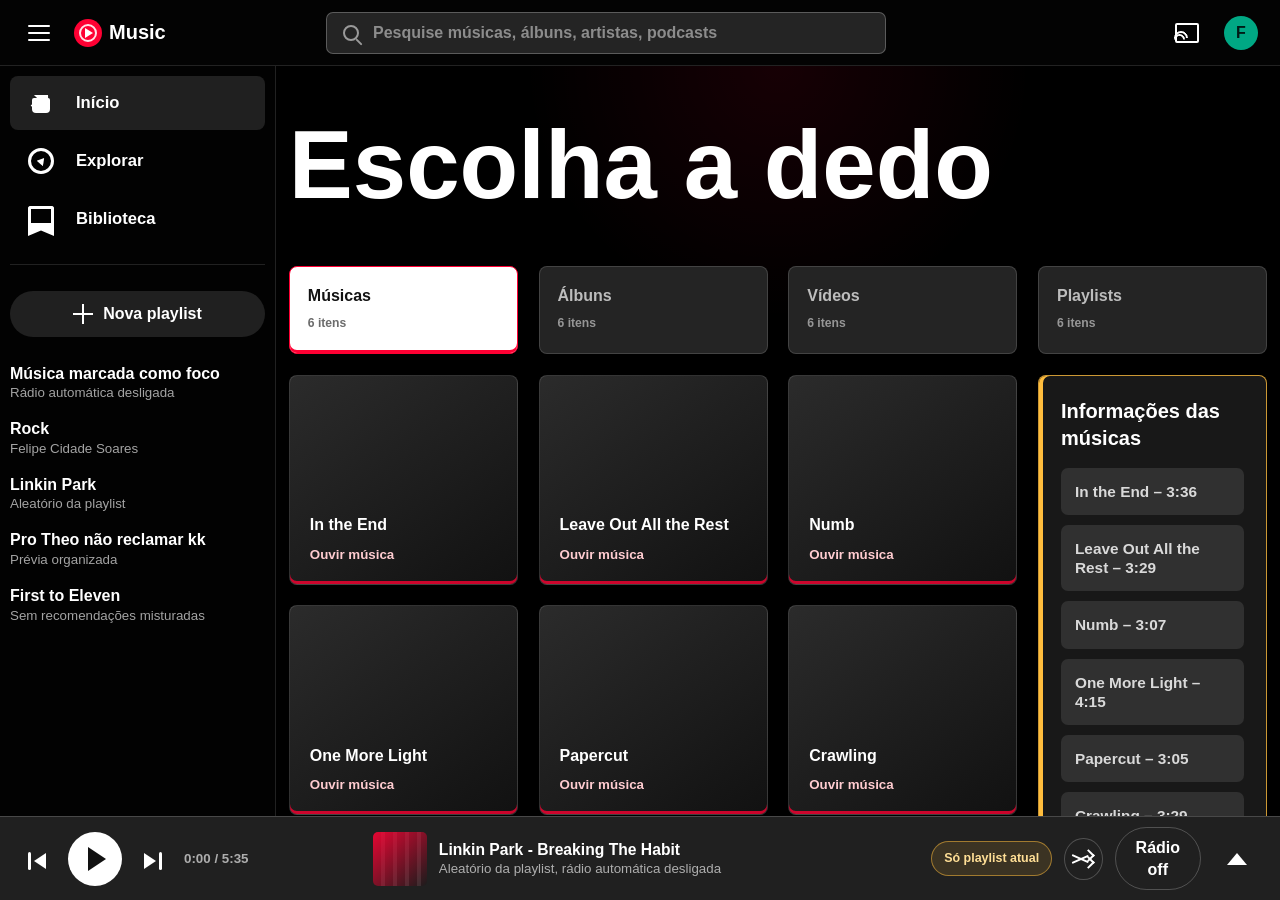
<file: prototipo-final.html>
<!doctype html>
<html lang="pt-BR">
  <head>
    <meta charset="utf-8">
    <meta name="viewport" content="width=device-width, initial-scale=1">
    <meta
      name="description"
      content="Protótipo final navegável do YouTube Music com melhorias do ciclo final aplicadas."
    >
    <title>Protótipo Final | YouTube Music</title>
    <link rel="stylesheet" href="src/css/prototipo-final.css?v=20260531-restore-all-7s">
  </head>
  <body>
    <div class="yt-prototype" data-prototype>
      <header class="app-topbar">
        <div class="brand-area">
          <button class="icon-button menu-button" type="button" aria-label="Abrir menu">
            <span></span>
            <span></span>
            <span></span>
          </button>
          <a class="brand-link" href="index.html#prototipo-navegavel" aria-label="Voltar ao relatório">
            <span class="brand-play" aria-hidden="true"></span>
            <strong>Music</strong>
          </a>
        </div>

        <label class="search-shell">
          <span class="search-icon" aria-hidden="true"></span>
          <input type="search" value="" placeholder="Pesquise músicas, álbuns, artistas, podcasts">
        </label>

        <div class="top-actions">
          <button class="cast-button" type="button" aria-label="Transmitir para dispositivo">
            <span></span>
          </button>
          <span class="avatar" aria-label="Perfil do usuário">F</span>
        </div>
      </header>

      <aside class="app-sidebar" aria-label="Navegação do protótipo">
        <nav class="primary-nav">
          <a class="is-active" href="#inicio">
            <span class="nav-home" aria-hidden="true"></span>
            Início
          </a>
          <a href="#explorar">
            <span class="nav-compass" aria-hidden="true"></span>
            Explorar
          </a>
          <a href="#biblioteca">
            <span class="nav-bookmark" aria-hidden="true"></span>
            Biblioteca
          </a>
        </nav>

        <button class="new-playlist" type="button">
          <span aria-hidden="true"></span>
          Nova playlist
        </button>

        <div class="playlist-list" aria-label="Playlists">
          <article>
            <strong>Música marcada como foco</strong>
            <small>Rádio automática desligada</small>
          </article>
          <article>
            <strong>Rock</strong>
            <small>Felipe Cidade Soares</small>
          </article>
          <article>
            <strong>Linkin Park</strong>
            <small>Aleatório da playlist</small>
          </article>
          <article>
            <strong>Pro Theo não reclamar kk</strong>
            <small>Prévia organizada</small>
          </article>
          <article>
            <strong>First to Eleven</strong>
            <small>Sem recomendações misturadas</small>
          </article>
        </div>
      </aside>

      <main class="app-stage" id="inicio">
        <section class="view view--home is-current" data-view="home" aria-label="Tela inicial do protótipo">
          <div class="content-scroll">
            <section class="home-p2" aria-label="Tela inicial organizada por intenção de uso">
              <div class="home-p2-heading">
                <strong data-home-tab-title>Escolha a dedo</strong>
              </div>
              
              <div class="home-p2-tabs" data-home-tab-group aria-label="Categorias de conteúdo">
                <button class="is-selected" type="button" data-home-tab="musicas">
                  <span>Músicas</span>
                  <small>6 itens</small>
                </button>
                <button type="button" data-home-tab="albuns">
                  <span>Álbuns</span>
                  <small>6 itens</small>
                </button>
                <button type="button" data-home-tab="videos">
                  <span>Vídeos</span>
                  <small>6 itens</small>
                </button>
                <button type="button" data-home-tab="playlists">
                  <span>Playlists</span>
                  <small>6 itens</small>
                </button>
              </div>
              <div class="home-p2-body">
                <div class="home-p2-grid" data-home-card-panel>
                  <button class="home-p2-card" type="button">
                    <strong>Faixa foco 01</strong>
                    <small>Adicionar à playlist</small>
                  </button>
                  <button class="home-p2-card" type="button">
                    <strong>Faixa foco 02</strong>
                    <small>Enviar para fila</small>
                  </button>
                  <button class="home-p2-card" type="button">
                    <strong>Faixa foco 03</strong>
                    <small>Salvar</small>
                  </button>
                  <button class="home-p2-card" type="button">
                    <strong>Faixa foco 04</strong>
                    <small>Prévia rápida</small>
                  </button>
                  <button class="home-p2-card" type="button">
                    <strong>Faixa foco 05</strong>
                    <small>Prévia rápida</small>

                  </button>
                  <button class="home-p2-card" type="button">
                    <strong>Faixa foco 06</strong>
                    <small>Prévia rápida</small>
                    
                  </button>
                </div>

                <aside class="home-p2-preview" aria-label="Prévia contextual">
                  <div>
                    <strong data-home-preview-title>Informações das músicas</strong>
                  </div>
                  <div class="home-p2-preview-list" data-home-preview-list>
                    <span>Faixa foco 01: 5:35</span>
                    <span>Faixa foco 02: 3:22</span>
                    <span>Faixa foco 03: 4:10</span>
                    <span>Faixa foco 04: 3:41</span>
                  </div>
                </aside>
              </div>
            </section>
          </div>
        </section>

        <section class="view view--player" data-view="player" aria-label="Tela expandida do player" hidden>
          <div class="player-view">
            <section class="video-area" aria-label="Player de vídeo">
              <div class="media-mode" aria-label="Modo de reprodução">
                <button class="is-active" type="button">Música</button>
                <button type="button">Vídeo</button>
              </div>

              <div class="video-frame">
                <div class="video-image">
                  <span></span>
                  <strong data-video-title>Breaking The Habit</strong>
                  <small data-video-subtitle>Da playlist atual</small>
                </div>
              </div>
            </section>

            <aside class="queue-panel" aria-label="Fila de reprodução">
              <nav class="queue-tabs" aria-label="Abas do player">
                <button class="is-active" type="button">A seguir</button>
                <button type="button">Letra</button>
                <button type="button">Comentários</button>
                <button type="button">Relacionados</button>
              </nav>

              <section class="queue-status">
                <div>
                  <small>Tocando neste dispositivo:</small>
                  <strong>Sua fila</strong>
                </div>
                <span data-queue-state>Rádio automática desligada</span>
              </section>

              <ol class="queue-list" data-queue-list>
                <li>
                  <span class="album-cover cover-now"></span>
                  <div>
                    <strong>Linkin Park - Breaking The Habit</strong>
                    <small>Da playlist atual</small>
                  </div>
                  <span>5:35</span>
                  <button type="button" data-track-action>Remover</button>
                </li>
                <li>
                  <span class="album-cover cover-4"></span>
                  <div>
                    <strong>La Esquina de Sol</strong>
                    <small>Da playlist atual</small>
                  </div>
                  <span>3:22</span>
                  <button type="button" data-track-action>Remover</button>
                </li>
                <li>
                  <span class="album-cover cover-2"></span>
                  <div>
                    <strong>Scar Tissue</strong>
                    <small>Da playlist atual</small>
                  </div>
                  <span>3:41</span>
                  <button type="button" data-track-action>Remover</button>
                </li>
                <li>
                  <span class="album-cover cover-5"></span>
                  <div>
                    <strong>The Millionaire Waltz</strong>
                    <small>Da playlist atual</small>
                  </div>
                  <span>5:02</span>
                  <button type="button" data-track-action>Remover</button>
                </li>
                <li>
                  <span class="album-cover cover-6"></span>
                  <div>
                    <strong>Under Pressure</strong>
                    <small>Da playlist atual</small>
                  </div>
                  <span>4:13</span>
                  <button type="button" data-track-action>Remover</button>
                </li>
              </ol>

              <section class="future-radio" aria-label="Sugestões futuras da rádio">
                <div>
                  <strong>Sugestões futuras da Rádio</strong>
                  <small>Separadas da fila até a Rádio ser ativada.</small>
                </div>
                <div data-radio-preview-list>
                  <span>Californication</span>
                  <span>Foo Fighters - Everlong</span>
                </div>
              </section>
            </aside>
          </div>
        </section>
      </main>

      <footer class="player-bar" aria-label="Player inferior">
        <div class="play-controls">
          <button type="button" aria-label="Música anterior">
            <span class="previous-icon" aria-hidden="true"></span>
          </button>
          <button class="play-button" type="button" aria-label="Reproduzir">
            <span aria-hidden="true"></span>
          </button>
          <button type="button" aria-label="Próxima música">
            <span class="next-icon" aria-hidden="true"></span>
          </button>
          <small>0:00 / 5:35</small>
        </div>

        <div class="now-playing">
          <span class="album-cover cover-now"></span>
          <div>
            <strong data-now-title>Linkin Park - Breaking The Habit (Live Rock Am Ring 2004)</strong>
            <small data-now-subtitle>Aleatório da playlist, rádio automática desligada</small>
          </div>
        </div>

        <div class="player-tools">
          <span class="queue-chip" data-queue-chip>Só playlist atual</span>
          <button
            class="shuffle-button"
            type="button"
            data-shuffle-button
            aria-pressed="false"
            aria-label="Ativar ordem aleatória"
            title="Aleatório"
          >
            <span class="shuffle-icon" aria-hidden="true"></span>
          </button>
          <button class="tool-button" type="button" data-radio-button aria-pressed="false">
            Rádio off
          </button>
          <button class="queue-toggle" type="button" data-open-player aria-label="Abrir tela expandida da fila">
            <span class="caret-up" aria-hidden="true"></span>
          </button>
          <button class="queue-toggle" type="button" data-close-player aria-label="Voltar para tela inicial">
            <span class="caret-down" aria-hidden="true"></span>
          </button>
        </div>
      </footer>

      <button
        class="restore-all-button"
        type="button"
        data-restore-all
        aria-label="Restaurar fila e controles ao estado inicial"
      >
        Restaurar tudo
      </button>
    </div>

    <script src="src/js/prototipo-final.js?v=20260531-restore-all-7s"></script>
  </body>
</html>
</file>
<file: src/css/index.css>
:root {
  --color-bg: #f7f7f5;
  --color-surface: #ffffff;
  --color-surface-muted: #f0f0ee;
  --color-text: #171717;
  --color-muted: #646464;
  --color-border: #deded9;
  --color-red: #d71920;
  --color-red-dark: #a20f17;
  --color-red-soft: #fff0f1;
  --color-black: #0f0f0f;
  --shadow-soft: 0 18px 55px rgba(15, 15, 15, 0.08);
  --shadow-hover: 0 22px 68px rgba(15, 15, 15, 0.12);
  --sidebar-width: 280px;
}

* {
  box-sizing: border-box;
}

html {
  scroll-behavior: smooth;
}

body {
  margin: 0;
  background:
    linear-gradient(90deg, rgba(15, 15, 15, 0.035) 1px, transparent 1px),
    linear-gradient(180deg, rgba(15, 15, 15, 0.03) 1px, transparent 1px),
    var(--color-bg);
  background-size: 44px 44px;
  color: var(--color-text);
  font-family: Inter, Roboto, 'Segoe UI', Arial, sans-serif;
  line-height: 1.65;
}

body::before {
  content: '';
  position: fixed;
  inset: 0;
  z-index: -1;
  background: linear-gradient(120deg, rgba(215, 25, 32, 0.08), transparent 34%, rgba(15, 15, 15, 0.04));
  pointer-events: none;
}

img {
  display: block;
  max-width: 100%;
}

a {
  color: inherit;
}

.skip-link {
  position: fixed;
  top: 12px;
  left: 12px;
  z-index: 20;
  padding: 8px 12px;
  border-radius: 6px;
  background: var(--color-black);
  color: #ffffff;
  opacity: 0;
  pointer-events: none;
  transform: translateY(-8px);
  transition: opacity 0.2s ease, transform 0.2s ease;
}
.skip-link:focus {
  opacity: 1;
  pointer-events: auto;
  transform: translateY(0);
}

.page-shell {
  display: grid;
  grid-template-columns: var(--sidebar-width) minmax(0, 1fr);
  min-height: 100vh;
}

.sidebar {
  position: sticky;
  top: 0;
  height: 100vh;
  overflow-y: auto;
  overscroll-behavior: contain;
  scrollbar-gutter: stable;
  padding: 28px 20px;
  border-right: 1px solid rgba(222, 222, 217, 0.86);
  background: rgba(255, 255, 255, 0.86);
  box-shadow: 10px 0 36px rgba(15, 15, 15, 0.04);
  backdrop-filter: blur(14px);
}

.sidebar-brand {
  display: flex;
  gap: 12px;
  align-items: center;
  padding-bottom: 22px;
  border-bottom: 1px solid var(--color-border);
}

.brand-mark {
  position: relative;
  width: 38px;
  height: 38px;
  border-radius: 8px;
  background: var(--color-black);
  box-shadow: inset 0 0 0 1px rgba(255, 255, 255, 0.35);
  overflow: hidden;
}

.brand-mark::before {
  content: '';
  position: absolute;
  inset: 8px 7px;
  clip-path: polygon(0 0, 100% 50%, 0 100%);
  background: var(--color-red);
}

.eyebrow,
.section-index {
  margin: 0;
  color: var(--color-red-dark);
  font-size: 1.5em;
  font-weight: 800;
  letter-spacing: 0;
  text-transform: uppercase;
}
.problem-label {
  margin: 0;
  color: var(--color-red-dark);
  font-size: 1.2em;
  font-weight: 800;
  letter-spacing: 0;
  text-transform: uppercase;
}

.sidebar-brand strong {
  display: block;
  line-height: 1.2;
}

.toc {
  display: grid;
  gap: 6px;
  margin-top: 24px;
}

.toc a {
  position: relative;
  padding: 10px 12px;
  border-left: 3px solid transparent;
  border-radius: 6px;
  color: var(--color-muted);
  font-size: 0.95rem;
  font-weight: 700;
  text-decoration: none;
  transition: background 0.2s ease, border-color 0.2s ease, color 0.2s ease, transform 0.2s ease;
}

.toc a:hover,
.toc a.is-active {
  border-color: var(--color-red);
  background: var(--color-red-soft);
  color: var(--color-black);
}

.toc a:hover {
  transform: translateX(3px);
}

.content {
  position: relative;
  width: min(100%, 1180px);
  margin: 0 auto;
  padding: 44px clamp(20px, 5vw, 72px) 80px;
}

.menu-button {
  display: none;
  position: fixed;
  right: 18px;
  bottom: 18px;
  z-index: 25;
  width: 48px;
  height: 48px;
  border: 1px solid rgba(255, 255, 255, 0.16);
  border-radius: 8px;
  background: var(--color-black);
  box-shadow: var(--shadow-soft);
  cursor: pointer;
  transition: transform 0.2s ease, box-shadow 0.2s ease;
}

.menu-button:hover {
  transform: translateY(-2px);
  box-shadow: var(--shadow-hover);
}

.menu-button span {
  display: block;
  width: 20px;
  height: 2px;
  margin: 5px auto;
  background: #ffffff;
}

.reading-progress {
  position: fixed;
  top: 0;
  left: var(--sidebar-width);
  right: 0;
  z-index: 15;
  height: 4px;
  background: rgba(215, 25, 32, 0.12);
}

.reading-progress span {
  display: block;
  width: 0;
  height: 100%;
  background: linear-gradient(90deg, var(--color-red), var(--color-black));
}

.page-header {
  position: relative;
  padding: clamp(28px, 5vw, 54px) 0 32px;
  border-bottom: 1px solid var(--color-border);
}

.page-header::after {
  content: '';
  display: block;
  width: min(420px, 100%);
  height: 7px;
  margin-top: 28px;
  border-radius: 999px;
  background: repeating-linear-gradient(
    90deg,
    var(--color-red) 0 34px,
    var(--color-black) 34px 44px,
    transparent 44px 54px
  );
  opacity: 0.9;
}

.page-header h1 {
  max-width: 850px;
  margin: 10px 0 8px;
  color: var(--color-black);
  font-size: 4rem;
  line-height: 1;
}

.lead {
  max-width: 760px;
  margin: 0;
  color: var(--color-muted);
  font-size: 1.25rem;
}

.meta-grid {
  display: grid;
  grid-template-columns: repeat(3, minmax(0, 1fr));
  gap: 12px;
  margin: 28px 0 0;
}

.meta-grid div,
.note-block,
.persona-card,
.problem-card,
.decision-panel,
.prototype-summary,
.prototype-block,
.feedback-card,
.refinement-panel {
  border: 1px solid var(--color-border);
  border-radius: 8px;
  background: rgba(255, 255, 255, 0.92);
}

.meta-grid div {
  padding: 14px 16px;
  transition: border-color 0.2s ease, transform 0.2s ease;
}

.meta-grid div:hover {
  border-color: rgba(215, 25, 32, 0.42);
  transform: translateY(-2px);
}

dt {
  color: var(--color-muted);
  font-size: 0.82rem;
  font-weight: 800;
  text-transform: uppercase;
}

dd {
  margin: 2px 0 0;
}

.doc-section {
  padding-top: 54px;
}

.reveal-item {
  opacity: 0;
  transform: translateY(18px);
  transition: opacity 0.55s ease, transform 0.55s ease;
}

.reveal-item.is-visible {
  opacity: 1;
  transform: translateY(0);
}

.section-heading {
  max-width: 800px;
  margin-bottom: 22px;
}

.section-heading h2 {
  margin: 6px 0 8px;
  font-size: 2.15rem;
  line-height: 1.12;
}

.section-heading p:last-child {
  margin: 0;
  color: var(--color-muted);
}

.note-block {
  padding: clamp(20px, 3vw, 28px);
  border-left: 4px solid var(--color-red);
}

.note-block h3,
.problem-card h3,
.decision-panel h3,
.prototype-summary h3,
.prototype-block h3,
.feedback-card h3,
.refinement-panel h3 {
  margin: 0 0 10px;
  line-height: 1.18;
}

.note-block p,
.problem-card p,
.decision-panel p,
.prototype-summary p,
.prototype-block p,
.feedback-card p {
  margin: 0;
}

.persona-card {
  padding: clamp(20px, 3vw, 28px);
  box-shadow: var(--shadow-soft);
}

.persona-summary {
  display: flex;
  gap: 16px;
  align-items: center;
  padding-bottom: 20px;
  border-bottom: 1px solid var(--color-border);
}

.persona-avatar {
  display: grid;
  flex: 0 0 auto;
  place-items: center;
  width: 64px;
  height: 64px;
  border-radius: 50%;
  background: var(--color-black);
  color: #ffffff;
  font-weight: 900;
  box-shadow: 0 0 0 6px rgba(215, 25, 32, 0.08);
}

.persona-summary h3 {
  margin: 0;
  font-size: 1.45rem;
}

.persona-summary p {
  margin: 2px 0 0;
  color: var(--color-muted);
}

.persona-details {
  display: grid;
  grid-template-columns: repeat(2, minmax(0, 1fr));
  gap: 18px 22px;
  margin: 22px 0 0;
}

.persona-details dd {
  color: var(--color-text);
}

.problem-card {
  --pointer-x: 50%;
  --pointer-y: 0%;
  position: relative;
  margin-top: 18px;
  padding: clamp(20px, 3vw, 30px);
  overflow: hidden;
  transition: border-color 0.2s ease, box-shadow 0.2s ease, transform 0.2s ease;
}

.problem-card::before {
  content: '';
  position: absolute;
  inset: 0;
  background: radial-gradient(circle at var(--pointer-x) var(--pointer-y), rgba(215, 25, 32, 0.12), transparent 280px);
  opacity: 0;
  pointer-events: none;
  transition: opacity 0.2s ease;
}

.problem-card > * {
  position: relative;
}

.problem-card:hover {
  border-color: rgba(215, 25, 32, 0.38);
  box-shadow: var(--shadow-hover);
  transform: translateY(-2px);
}

.problem-card:hover::before {
  opacity: 1;
}

.problem-card--critical {
  border-color: rgba(215, 25, 32, 0.35);
  background:
    linear-gradient(180deg, rgba(255, 240, 241, 0.76), rgba(255, 255, 255, 0.95) 230px);
  box-shadow: var(--shadow-soft);
}

.problem-header {
  display: flex;
  gap: 16px;
  align-items: flex-start;
  justify-content: space-between;
  margin-bottom: 16px;
}

.severity {
  flex: 0 0 auto;
  padding: 6px 10px;
  border-radius: 999px;
  font-size: 0.78rem;
  font-weight: 900;
  white-space: nowrap;
}

.severity--high {
  background: var(--color-red);
  color: #ffffff;
}

.severity--medium {
  background: rgba(239, 188, 20, 0.921);
  color: var(--color-black);
  box-shadow: inset 0 0 0 1px var(--color-border);
}

.heuristic-list {
  margin-top: 18px;
  padding: 16px 18px;
  border-left: 3px solid var(--color-black);
  background: rgba(215, 25, 32, 0.12);
}

.heuristic-list h4 {
  margin: 0 0 8px;
  font-size: 0.95rem;
}

.heuristic-list ul {
  display: grid;
  gap: 8px;
  margin: 0;
  padding-left: 18px;
}

.screens-grid {
  display: grid;
  grid-template-columns: repeat(2, minmax(0, 1fr));
  gap: 16px;
  margin-top: 20px;
}

.screen-placeholder {
  margin: 20px 0 0;
  overflow: hidden;
  border: 1px dashed #b8b8b2;
  border-radius: 8px;
  background: #e8e8e4;
  transition: border-color 0.2s ease, transform 0.2s ease;
}

.screen-placeholder:hover {
  border-color: var(--color-red);
  transform: translateY(-2px);
}

.screens-grid .screen-placeholder {
  margin: 0;
}

.screen-placeholder img {
  width: 100%;
  object-fit: cover;
}

.screen-placeholder figcaption {
  margin-left: 10px;
}

.decision-panel {
  display: grid;
  grid-template-columns: minmax(0, 1.2fr) minmax(280px, 0.8fr);
  gap: clamp(22px, 4vw, 42px);
  align-items: center;
  padding: clamp(22px, 4vw, 34px);
  border-left: 4px solid var(--color-red);
  box-shadow: var(--shadow-soft);
}

.control-preview {
  display: grid;
  gap: 14px;
  padding: 18px;
  border-radius: 8px;
  background: var(--color-black);
  color: #ffffff;
}

.preview-row,
.toggle-row {
  display: flex;
  gap: 12px;
  align-items: center;
  justify-content: space-between;
}

.preview-row {
  justify-content: flex-start;
}

.preview-icon {
  position: relative;
  flex: 0 0 auto;
  width: 40px;
  height: 40px;
  border-radius: 8px;
  background: rgba(255, 255, 255, 0.1);
}

.preview-icon::before,
.preview-icon::after {
  content: '';
  position: absolute;
  left: 10px;
  right: 10px;
  height: 2px;
  background: #ffffff;
}

.preview-icon::before {
  top: 14px;
  transform: rotate(18deg);
}

.preview-icon::after {
  bottom: 14px;
  transform: rotate(-18deg);
}

.control-preview small {
  display: block;
  color: rgba(255, 255, 255, 0.72);
  line-height: 1.35;
}

.toggle-row {
  padding-top: 14px;
  border-top: 1px solid rgba(255, 255, 255, 0.16);
  cursor: pointer;
}

.toggle-row input {
  position: absolute;
  opacity: 0;
  pointer-events: none;
}

.toggle-visual {
  position: relative;
  flex: 0 0 auto;
  width: 54px;
  height: 30px;
  border-radius: 999px;
  background: #545454;
  transition: background 0.2s ease;
}

.toggle-visual::after {
  content: '';
  position: absolute;
  top: 4px;
  left: 4px;
  width: 22px;
  height: 22px;
  border-radius: 50%;
  background: #ffffff;
  transition: transform 0.2s ease;
}

.toggle-row input:checked + .toggle-visual {
  background: var(--color-red);
}

.toggle-row input:checked + .toggle-visual::after {
  transform: translateX(24px);
}
.toggle-row:focus-within .toggle-visual {
  outline: 3px solid rgba(215, 25, 32, 0.35);
  outline-offset: 3px;
}

.prototype-summary {
  padding: clamp(20px, 3vw, 28px);
  border-left: 4px solid var(--color-black);
}

.prototype-block {
  margin-top: 18px;
  padding: clamp(20px, 3vw, 30px);
  box-shadow: var(--shadow-soft);
}

.prototype-block-header,
.prototype-screen-title,
.mock-playlist-head,
.mock-setting,
.mock-section-label {
  display: flex;
  gap: 14px;
  align-items: flex-start;
  justify-content: space-between;
}

.prototype-block-header {
  margin-bottom: 18px;
}

.prototype-comparison {
  display: grid;
  grid-template-columns: repeat(2, minmax(0, 1fr));
  gap: 16px;
  align-items: stretch;
}

.prototype-screen {
  display: grid;
  grid-template-rows: auto 1fr;
  gap: 12px;
  min-width: 0;
}

.prototype-screen-figure {
  margin: 0px 0 0;
  overflow: hidden;
  border: 1px dashed #b8b8b2;
  border-radius: 8px;
  background: #e8e8e4;
  transition: border-color 0.2s ease, transform 0.2s ease;
}

.prototype-screen-figure img {
  width: 100%;
  object-fit: cover;
  height: 100%;
}

.prototype-screen-title {
  align-items: center;
  min-height: 86px;
  padding: 10px 12px;
  border-radius: 8px;
  background: var(--color-surface-muted);
}

.prototype-screen-title span {
  flex: 0 0 auto;
  padding: 5px 9px;
  border-radius: 999px;
  color: #ffffff;
  font-size: 0.78rem;
  font-weight: 900;
  text-transform: uppercase;
}

.prototype-screen--before .prototype-screen-title span {
  background: #5f5f5a;
}

.prototype-screen--after .prototype-screen-title span {
  background: var(--color-red);
}

.prototype-screen-title strong {
  font-size: 0.95rem;
  line-height: 1.25;
  text-align: right;
}

.mock-window {
  overflow: hidden;
  height: 100%;
  min-height: 420px;
  border: 1px solid #242424;
  border-radius: 8px;
  background: #111111;
  color: #ffffff;
  box-shadow: inset 0 0 0 1px rgba(255, 255, 255, 0.04);
}

.mock-window--final-p2 {
  border-color: rgba(239, 188, 20, 0.42);
  box-shadow:
    inset 0 0 0 1px rgba(255, 255, 255, 0.05),
    inset 0 4px 0 rgba(239, 188, 20, 0.86);
}

.mock-topbar {
  display: flex;
  gap: 12px;
  align-items: center;
  padding: 14px;
  border-bottom: 1px solid rgba(255, 255, 255, 0.1);
}

.mock-logo {
  position: relative;
  flex: 0 0 auto;
  width: 34px;
  height: 24px;
  border-radius: 7px;
  background: var(--color-red);
}

.mock-logo::before {
  content: '';
  position: absolute;
  top: 7px;
  left: 13px;
  border-top: 5px solid transparent;
  border-bottom: 5px solid transparent;
  border-left: 8px solid #ffffff;
}

.mock-search {
  width: 100%;
  min-width: 0;
  padding: 8px 12px;
  border-radius: 999px;
  background: #272727;
  color: rgba(255, 255, 255, 0.72);
  font-size: 0.82rem;
  white-space: nowrap;
  overflow: hidden;
  text-overflow: ellipsis;
}

.mock-layout {
  display: grid;
  grid-template-columns: 72px minmax(0, 1fr);
  min-height: 365px;
}

.mock-sidebar {
  display: grid;
  align-content: start;
  gap: 14px;
  padding: 18px 20px;
  border-right: 1px solid rgba(255, 255, 255, 0.08);
}

.mock-sidebar span {
  width: 30px;
  height: 8px;
  border-radius: 999px;
  background: rgba(255, 255, 255, 0.24);
}

.mock-content {
  display: grid;
  align-content: start;
  gap: 14px;
  padding: 18px;
}

.mock-playlist-head,
.mock-setting {
  align-items: center;
  padding: 14px;
  border-radius: 8px;
  background: #1f1f1f;
}

.mock-setting--interactive {
  display: grid;
  grid-template-columns: minmax(0, 1fr) 52px;
  column-gap: 14px;
  border: 1px solid rgba(255, 255, 255, 0.08);
}

.mock-setting--interactive > span {
  min-width: 0;
}

.mock-playlist-head small,
.mock-setting small,
.mock-section-label small,
.mock-queue small {
  display: block;
  color: rgba(255, 255, 255, 0.58);
  line-height: 1.3;
}

.mock-button {
  flex: 0 0 auto;
  padding: 8px 10px;
  border-radius: 999px;
  font-size: 0.78rem;
  font-weight: 900;
  line-height: 1;
  white-space: nowrap;
}

.mock-button--danger {
  background: rgba(215, 25, 32, 0.22);
  color: #ffb2b7;
  box-shadow: inset 0 0 0 1px rgba(215, 25, 32, 0.55);
}

.mock-button--safe {
  background: var(--color-red);
  color: #ffffff;
}

.mock-queue {
  display: grid;
  gap: 8px;
  margin: 0;
  padding: 0;
  list-style: none;
}

.mock-queue li {
  position: relative;
  display: grid;
  grid-template-columns: minmax(0, 1fr) auto;
  gap: 2px;
  align-items: center;
  max-height: 96px;
  padding: 10px 12px;
  border: 1px solid transparent;
  border-radius: 8px;
  background: #202020;
  overflow: hidden;
  isolation: isolate;
  transition: max-height 0.24s ease, opacity 0.2s ease, padding 0.2s ease, transform 0.2s ease, border-color 0.2s ease, background 0.2s ease;
}

.mock-queue li::before {
  content: '';
  grid-column: 1 / -1;
  width: 34px;
  height: 4px;
  margin-bottom: 4px;
  border-radius: 999px;
  background: rgba(255, 255, 255, 0.18);
  position: relative;
  z-index: 1;
}

.mock-queue li::after {
  content: '';
  position: absolute;
  inset: 0 auto 0 0;
  z-index: 0;
  width: 0;
  background: linear-gradient(90deg, rgba(215, 25, 32, 0.52), rgba(215, 25, 32, 0.18));
  opacity: 0;
  pointer-events: none;
}

.mock-queue li > span,
.mock-queue li > small,
.mock-queue li > button {
  position: relative;
  z-index: 1;
}

.mock-queue li.is-intruder {
  background: rgba(215, 25, 32, 0.2);
  box-shadow: inset 3px 0 0 var(--color-red);
}

.mock-queue li.is-removed {
  max-height: 0;
  padding-top: 0;
  padding-bottom: 0;
  opacity: 0;
  pointer-events: none;
  transform: scale(0.985);
}

.mock-queue li.is-soft-removed {
  border-color: rgba(255, 255, 255, 0.16);
  background: #181818;
  opacity: 0.72;
}

.mock-queue li.is-soft-removed > span {
  color: rgba(255, 255, 255, 0.58);
  text-decoration: line-through;
}

.mock-queue li.is-soft-removed small {
  color: rgba(255, 255, 255, 0.46);
}

.mock-queue li.is-soft-removed small::after {
  content: ' - removida';
}

.mock-queue li.is-removing {
  border-color: rgba(215, 25, 32, 0.62);
  background: #181818;
}

.mock-queue li.is-removing::after {
  opacity: 1;
  animation: mockRemoveFill 7s linear forwards;
}

.mock-queue li.is-removing > span {
  color: rgba(255, 255, 255, 0.58);
  text-decoration: line-through;
}

.mock-queue li.is-removing small {
  color: rgba(255, 255, 255, 0.48);
}

.mock-queue li.is-removing small::after {
  content: ' - removendo';
}

.mock-queue li.is-confirmed-removed {
  max-height: 0;
  padding-top: 0;
  padding-bottom: 0;
  opacity: 0;
  pointer-events: none;
  transform: translateX(8px) scale(0.985);
}

@keyframes mockRemoveFill {
  to {
    width: 100%;
  }
}

.mock-inline-action {
  grid-row: 2 / span 2;
  grid-column: 2;
  align-self: center;
  padding: 6px 8px;
  border: 1px solid rgba(255, 255, 255, 0.16);
  border-radius: 999px;
  background: transparent;
  color: rgba(255, 255, 255, 0.82);
  cursor: pointer;
  font: inherit;
  font-size: 0.72rem;
  font-weight: 800;
}

.mock-inline-action:hover {
  border-color: rgba(215, 25, 32, 0.72);
  color: #ffffff;
}

.mock-inline-action.is-restore-action {
  border-color: rgba(255, 255, 255, 0.8);
  background: #ffffff;
  color: #111111;
}

.mock-inline-action.is-restore-action:hover {
  border-color: #ffffff;
  background: var(--color-red-soft);
  color: var(--color-red-dark);
}

.mock-switch-button {
  display: block;
  width: 52px;
  height: 28px;
  padding: 0;
  border: 0;
  background: transparent;
  cursor: pointer;
}

.mock-switch {
  position: relative;
  display: block;
  width: 52px;
  height: 28px;
  border-radius: 999px;
  background: #4d4d4d;
}

.mock-switch::after {
  content: '';
  position: absolute;
  top: 4px;
  left: 4px;
  width: 20px;
  height: 20px;
  border-radius: 50%;
  background: #ffffff;
}

.mock-switch.is-off::after {
  transform: translateX(0);
}

.mock-switch.is-on {
  background: var(--color-red);
}

.mock-switch.is-on::after {
  transform: translateX(24px);
}

.mock-next-preview {
  display: grid;
  gap: 6px;
  padding: 12px 14px;
  border: 1px dashed rgba(255, 255, 255, 0.22);
  border-radius: 8px;
  background: rgba(255, 255, 255, 0.06);
  color: rgba(255, 255, 255, 0.7);
}

.mock-next-preview strong {
  color: rgba(255, 255, 255, 0.92);
}

.mock-next-preview span {
  padding: 8px 10px;
  border-radius: 8px;
  background: rgba(255, 255, 255, 0.08);
}

.mock-next-preview--final {
  gap: 8px;
  padding: 14px;
  border: 1px solid rgba(255, 255, 255, 0.26);
  background: #181818;
  color: rgba(255, 255, 255, 0.82);
  box-shadow: inset 4px 0 0 rgba(239, 188, 20, 0.95);
}

.mock-preview-heading {
  display: grid;
  gap: 2px;
}

.mock-preview-heading strong {
  color: #ffffff;
}

.mock-preview-heading small {
  color: rgba(255, 255, 255, 0.68);
}

.mock-next-preview--final span {
  background: #303030;
  color: rgba(255, 255, 255, 0.82);
}

.mock-content.is-radio-on .mock-next-preview {
  border-color: rgba(215, 25, 32, 0.72);
  background: rgba(215, 25, 32, 0.18);
  color: #ffffff;
}

.mock-content.is-radio-on .mock-next-preview--final {
  background: #24080b;
  box-shadow: inset 4px 0 0 var(--color-red);
}

.mock-toast {
  display: grid;
  grid-template-columns: minmax(0, 1fr) auto;
  gap: 10px;
  align-items: center;
  justify-content: space-between;
  max-height: 0;
  padding: 0 12px;
  border-radius: 8px;
  background: #f2f2f2;
  color: #111111;
  font-size: 0.85rem;
  font-weight: 800;
  opacity: 0;
  overflow: hidden;
  transform: translateY(-4px);
  transition: max-height 0.24s ease, opacity 0.2s ease, padding 0.2s ease, transform 0.2s ease;
}

.mock-toast.is-visible {
  max-height: 92px;
  padding: 10px 12px;
  opacity: 1;
  transform: translateY(0);
}

.mock-toast-body {
  display: grid;
  gap: 8px;
  min-width: 0;
}

.mock-toast-progress {
  height: 4px;
  overflow: hidden;
  border-radius: 999px;
  background: rgba(17, 17, 17, 0.14);
}

.mock-toast-progress span {
  display: block;
  width: 100%;
  height: 100%;
  border-radius: inherit;
  background: linear-gradient(90deg, var(--color-red), var(--color-black));
  transform-origin: left center;
  transform: scaleX(1);
  transition: transform 1s linear;
}

.mock-toast-progress .mock-toast-progress-demo {
  transform: scaleX(0.6);
}

.mock-toast button {
  padding: 6px 8px;
  border: 0;
  border-radius: 999px;
  background: var(--color-red);
  color: #ffffff;
  cursor: pointer;
  font: inherit;
  font-size: 0.78rem;
  font-weight: 900;
}

.mock-toast button:disabled {
  opacity: 0.45;
  cursor: not-allowed;
}

.mock-home-grid {
  display: grid;
  gap: 12px;
  padding: 18px;
}

.mock-home-grid--busy {
  grid-template-columns: repeat(6, 1fr);
  grid-auto-rows: 70px;
}

.mock-home-grid--organized {
  grid-template-columns: repeat(4, 1fr);
}

.mock-media-card {
  display: flex;
  flex-direction: column;
  gap: 4px;
  justify-content: flex-end;
  min-height: 108px;
  align-items: flex-start;
  padding: 10px;
  border: 0;
  border-radius: 8px;
  background:
    linear-gradient(145deg, rgba(215, 25, 32, 0.9), rgba(42, 42, 42, 0.95));
  color: #ffffff;
  cursor: pointer;
  font: inherit;
  font-size: 0.8rem;
  font-weight: 900;
  text-align: left;
}

.mock-media-card small {
  color: rgba(255, 255, 255, 0.72);
  font-size: 0.72rem;
  font-weight: 700;
}

.mock-media-card:hover {
  filter: brightness(1.08);
}

.mock-media-card.tall {
  grid-column: span 2;
  grid-row: span 2;
}

.mock-media-card.wide {
  grid-column: span 3;
}

.mock-media-card.video {
  grid-column: span 2;
  background:
    linear-gradient(145deg, rgba(15, 15, 15, 0.95), rgba(215, 25, 32, 0.78));
}

.mock-media-card.small {
  grid-column: span 1;
}

.mock-filter-row {
  display: flex;
  gap: 8px;
  flex-wrap: wrap;
  padding: 16px 18px 0;
}

.mock-tab {
  padding: 6px 10px;
  border: 0;
  border-radius: 999px;
  background: #2b2b2b;
  color: rgba(255, 255, 255, 0.72);
  cursor: pointer;
  font: inherit;
  font-size: 0.8rem;
  font-weight: 800;
}

.mock-filter-row--stateful .mock-tab {
  display: grid;
  gap: 2px;
  min-width: 78px;
  border: 1px solid rgba(255, 255, 255, 0.1);
  border-radius: 8px;
  text-align: left;
}

.mock-filter-row--final {
  display: grid;
  grid-template-columns: repeat(4, minmax(0, 1fr));
  gap: 12px;
}

.mock-filter-row--final .mock-tab {
  min-width: 0;
  min-height: 64px;
  padding: 10px 12px;
}

.mock-filter-row--stateful .mock-tab small {
  color: rgba(255, 255, 255, 0.52);
  font-size: 0.64rem;
  font-weight: 800;
}

.mock-tab.is-selected {
  background: #ffffff;
  color: #111111;
}

.mock-filter-row--stateful .mock-tab.is-selected {
  border-color: rgba(215, 25, 32, 0.72);
  box-shadow: inset 0 -3px 0 var(--color-red);
}

.mock-filter-row--stateful .mock-tab.is-selected small {
  color: rgba(17, 17, 17, 0.62);
}

.mock-section-label {
  align-items: center;
  padding: 14px 18px 0;
}

.mock-section-label--final {
  padding-top: 12px;
}

.mock-home-shell {
  display: grid;
  grid-template-columns: minmax(0, 0.95fr) minmax(180px, 0.72fr);
  gap: 12px;
  align-items: stretch;
  padding: 12px 18px 14px;
}

.mock-home-shell .mock-home-grid {
  padding: 0;
}

.mock-home-shell--final-grid {
  grid-template-columns: repeat(4, minmax(0, 1fr));
  gap: 18px;
}

.mock-home-shell--final-grid .mock-home-grid--compact {
  grid-column: 1 / 4;
  grid-template-columns: repeat(3, minmax(0, 1fr));
}

.mock-home-shell--final-grid .mock-preview-panel {
  grid-column: 4 / 5;
}

.mock-home-shell--preview-below .mock-home-grid--compact {
  grid-column: 1 / -1;
}

.mock-home-shell--preview-below .mock-preview-panel {
  grid-column: 1 / -1;
}

.mock-home-shell--preview-below .mock-preview-list {
  grid-template-columns: repeat(3, minmax(0, 1fr));
}

.mock-home-grid--compact {
  grid-template-columns: repeat(2, minmax(0, 1fr));
  align-content: start;
}

.mock-media-card--final {
  min-height: 108px;
  border: 1px solid rgba(255, 255, 255, 0.12);
  background:
    linear-gradient(145deg, rgba(44, 44, 44, 0.98), rgba(18, 18, 18, 0.96));
  box-shadow: inset 0 -3px 0 rgba(215, 25, 32, 0.72);
}

.mock-media-card--final small {
  color: #ffccd0;
}

.mock-preview-panel {
  display: grid;
  gap: 10px;
  align-content: start;
  padding: 12px;
  border: 1px solid rgba(239, 188, 20, 0.7);
  border-radius: 8px;
  background: #181818;
  box-shadow: inset 4px 0 0 rgba(239, 188, 20, 0.95);
}

.mock-preview-list {
  display: grid;
  gap: 8px;
}

.mock-preview-list span {
  padding: 8px 10px;
  border-radius: 7px;
  background: #303030;
  color: rgba(255, 255, 255, 0.82);
  font-size: 0.74rem;
  font-weight: 800;
  line-height: 1.3;
}

.mock-quick-actions {
  display: flex;
  gap: 8px;
  flex-wrap: wrap;
  padding: 0 18px 18px;
}

.mock-quick-actions button {
  padding: 7px 10px;
  border: 1px solid rgba(255, 255, 255, 0.14);
  border-radius: 999px;
  background: #202020;
  color: rgba(255, 255, 255, 0.82);
  cursor: pointer;
  font: inherit;
  font-size: 0.78rem;
  font-weight: 800;
}

.mock-quick-actions button:hover {
  border-color: rgba(215, 25, 32, 0.72);
  color: #ffffff;
}

.mock-progressive-preview {
  display: grid;
  gap: 4px;
  margin: 0 18px 18px;
  padding: 12px 14px;
  border-left: 3px solid var(--color-red);
  border-radius: 8px;
  background: rgba(255, 255, 255, 0.08);
  color: rgba(255, 255, 255, 0.78);
}

.mock-progressive-preview strong {
  color: #ffffff;
}

.mock-progressive-preview.is-expanded {
  background: rgba(215, 25, 32, 0.18);
}

.prototype-impact {
  margin-top: 16px;
  padding: 14px 16px;
  border-radius: 8px;
  background: var(--color-red-soft);
  color: var(--color-black);
  font-weight: 700;
}

.prototype-reset-row {
  display: flex;
  justify-content: flex-end;
  margin-top: 14px;
  margin-bottom: 14px;
}

.prototype-reset-button {
  padding: 9px 12px;
  border: 1px solid rgba(215, 25, 32, 0.32);
  border-radius: 8px;
  background: #ffffff;
  color: var(--color-red-dark);
  cursor: pointer;
  font: inherit;
  font-size: 0.84rem;
  font-weight: 900;
}

.prototype-reset-button:hover {
  border-color: var(--color-red);
  background: var(--color-red-soft);
}

.final-prototype-cta {
  display: grid;
  grid-template-columns: minmax(0, 1fr) auto;
  gap: 22px;
  align-items: center;
  padding: clamp(22px, 4vw, 34px);
  border: 1px solid rgba(215, 25, 32, 0.22);
  border-radius: 8px;
  background:
    linear-gradient(135deg, rgba(255, 240, 241, 0.86), rgba(255, 255, 255, 0.94)),
    var(--color-surface);
  box-shadow: var(--shadow-soft);
}

.final-prototype-cta h2 {
  margin: 4px 0 8px;
  font-size: clamp(1.6rem, 3vw, 2.3rem);
  line-height: 1.1;
}

.final-prototype-cta p:last-child {
  max-width: 760px;
  margin: 0;
  color: var(--color-muted);
}

.prototype-launch-button {
  display: inline-flex;
  align-items: center;
  justify-content: center;
  min-height: 48px;
  padding: 12px 18px;
  border: 1px solid var(--color-red);
  border-radius: 8px;
  background: var(--color-red);
  color: #ffffff;
  font-weight: 900;
  line-height: 1.2;
  text-align: center;
  text-decoration: none;
  transition: background 0.2s ease, border-color 0.2s ease, transform 0.2s ease;
}

.prototype-launch-button:hover {
  border-color: var(--color-red-dark);
  background: var(--color-red-dark);
  transform: translateY(-2px);
}

.github-hef-button {
  display: inline-flex;
  align-items: center;
  justify-content: center;
  min-height: 48px;
  padding: 12px 18px;
  border: 1px solid #000000;
  border-radius: 8px;
  background: #000000;
  color: #ffffff;
  font-weight: 900;
  line-height: 1.2;
  text-align: center;
  text-decoration: none;
  transition: background 0.2s ease, border-color 0.2s ease, transform 0.2s ease;
}

.github-hef-button:hover {
  border-color: #0000;
  background: #0f0f0f;
  transform: translateY(-2px);
}

.feedback-grid {
  display: grid;
  grid-template-columns: repeat(3, minmax(0, 1fr));
  gap: 16px;
}

.feedback-grid--comments {
  grid-template-columns: repeat(2, minmax(0, 1fr));
}

.feedback-grid--cycle2 {
  grid-template-columns: minmax(0, 1.1fr) minmax(260px, 0.9fr);
  align-items: stretch;
}

.feedback-grid--cycle2 .feedback-card:nth-child(1) {
  grid-column: 2;
  grid-row: 1;
}

.feedback-grid--cycle2 .feedback-card:nth-child(2) {
  grid-column: 2;
  grid-row: 2;
}

.feedback-grid--cycle2 .feedback-card--featured {
  grid-column: 1;
  grid-row: 1 / span 2;
  height: 100%;
}

.feedback-card {
  padding: clamp(18px, 3vw, 24px);
  box-shadow: var(--shadow-soft);
}

.feedback-card--comment {
  align-content: start;
}

.feedback-card--comment h3 {
  font-size: 1.08rem;
}

.feedback-comment {
  display: grid;
  gap: 12px;
  color: var(--color-text);
  font-size: 0.95rem;
  line-height: 1.58;
}

.feedback-comment p {
  margin: 0;
}

.refinement-panel {
  margin-top: 18px;
  padding: clamp(20px, 3vw, 28px);
  border-left: 4px solid var(--color-red);
}

.refinement-panel + .section-heading {
  margin-top: 28px;
}

.refinement-panel ul {
  display: grid;
  gap: 10px;
  margin: 0;
  padding-left: 18px;
}

@media (prefers-reduced-motion: reduce) {
  *,
  *::before,
  *::after {
    scroll-behavior: auto;
    transition-duration: 0.01ms !important;
    animation-duration: 0.01ms !important;
  }

  .reveal-item {
    opacity: 1;
    transform: none;
  }
}

.classmate-label {
  margin: 0;
  color: var(--color-red-dark);
  font-size: 1.2em;
  font-weight: 800;
  letter-spacing: 0;
  text-transform: uppercase;
}

@media (max-width: 1120px) {
  .mock-home-shell {
    grid-template-columns: 1fr;
  }

  .mock-home-shell--final-grid .mock-home-grid--compact,
  .mock-home-shell--final-grid .mock-preview-panel {
    grid-column: auto;
  }

  .feedback-grid--cycle2 {
    grid-template-columns: minmax(0, 1fr) minmax(230px, 0.86fr);
  }

  .feedback-grid--cycle2 .feedback-card:nth-child(1) {
    grid-column: 2;
    grid-row: 1;
  }

  .feedback-grid--cycle2 .feedback-card:nth-child(2) {
    grid-column: 2;
    grid-row: 2;
  }

  .feedback-grid--cycle2 .feedback-card--featured {
    grid-column: 1;
    grid-row: 1 / span 2;
  }
}

.final-prototype-cta h3 {
  font-size: 1.35rem;
}

.final-prototype-cta p {
  text-align: justify;
}

@media (max-width: 920px) {
  .page-shell {
    display: block;
  }

  .page-header h1 {
    font-size: 3rem;
  }

  .sidebar {
    position: fixed;
    inset: 0 auto 0 0;
    z-index: 24;
    width: min(82vw, var(--sidebar-width));
    transform: translateX(-100%);
    transition: transform 0.22s ease;
  }

  body.nav-open .sidebar {
    transform: translateX(0);
  }

  .menu-button {
    display: block;
  }

  .reading-progress {
    left: 0;
  }

  .meta-grid,
  .persona-details,
  .screens-grid,
  .decision-panel,
  .prototype-comparison,
  .feedback-grid,
  .final-prototype-cta {
    grid-template-columns: 1fr;
  }

  .feedback-grid--cycle2 .feedback-card:nth-child(1),
  .feedback-grid--cycle2 .feedback-card:nth-child(2),
  .feedback-grid--cycle2 .feedback-card--featured {
    grid-column: auto;
    grid-row: auto;
  }

  .screen-placeholder img,
  .screens-grid--large .screen-placeholder img {
    min-height: 230px;
  }

  .mock-window {
    min-height: auto;
  }
  .cicle-index{
    display: none;
    font-size: 50px;
  }
}

@media (max-width: 600px) {
  .content {
    padding: 28px 16px 70px;
  }

  .page-header {
    padding-top: 24px;
  }

  .page-header h1 {
    font-size: 2.15rem;
  }

  .lead {
    font-size: 1.05rem;
  }

  .section-heading h2 {
    font-size: 1.65rem;
  }

  .problem-header {
    display: grid;
  }

  .severity {
    justify-self: start;
  }

  .persona-summary {
    align-items: flex-start;
  }

  .prototype-block-header,
  .prototype-screen-title,
  .mock-playlist-head,
  .mock-setting,
  .mock-section-label {
    display: grid;
  }

  .prototype-screen-title strong {
    text-align: left;
  }

  .mock-layout {
    grid-template-columns: 1fr;
  }

  .mock-sidebar {
    display: none;
  }

  .mock-home-grid--busy,
  .mock-home-grid--organized {
    grid-template-columns: repeat(2, 1fr);
  }

  .mock-home-shell {
    grid-template-columns: 1fr;
  }

  .mock-filter-row--final {
    grid-template-columns: repeat(2, minmax(0, 1fr));
  }

  .mock-home-shell--final-grid .mock-home-grid--compact {
    grid-template-columns: repeat(2, minmax(0, 1fr));
  }

  .mock-home-shell--preview-below .mock-preview-list {
    grid-template-columns: 1fr;
  }

  .mock-media-card.tall,
  .mock-media-card.wide,
  .mock-media-card.video,
  .mock-media-card.small {
    grid-column: span 1;
    grid-row: span 1;
  }
}

@media print {
  .sidebar,
  .menu-button,
  .reading-progress,
  .skip-link {
    display: none;
  }

  .page-shell {
    display: block;
  }

  .content {
    width: 100%;
    padding: 0;
  }

  .reveal-item {
    opacity: 1;
    transform: none;
  }

  .problem-card,
  .persona-card,
  .decision-panel,
  .prototype-block {
    box-shadow: none;
    break-inside: avoid;
  }

.github-hef-button {
  display: inline-flex;
  align-items: center;
  justify-content: center;
  min-height: 48px;
  padding: 12px 18px;
  border: 1px solid #000000;
  border-radius: 8px;
  background: #000000;
  color: #ffffff;
  font-weight: 900;
  line-height: 1.2;
  text-align: center;
  text-decoration: none;
  transition: background 0.2s ease, border-color 0.2s ease, transform 0.2s ease;
}

.github-hef-button:hover {
  border-color: #0000;
  background: #0f0f0f;
  transform: translateY(-2px);
}
}
</file>
<file: src/css/prototipo-final.css>
:root {
  --bg: #000000;
  --surface: #121212;
  --surface-2: #1f1f1f;
  --surface-3: #2b2b2b;
  --line: rgba(255, 255, 255, 0.12);
  --text: #ffffff;
  --muted: rgba(255, 255, 255, 0.64);
  --soft: rgba(255, 255, 255, 0.1);
  --red: #ff0033;
  --red-dark: #c90027;
  --gold: #ffbd3d;
  --green: #00a884;
  --topbar: 66px;
  --sidebar: 276px;
  --player: 84px;
}

* {
  box-sizing: border-box;
}

html,
body {
  width: 100%;
  min-height: 100%;
}

body {
  margin: 0;
  background: var(--bg);
  color: var(--text);
  font-family: Inter, Roboto, 'Segoe UI', Arial, sans-serif;
  line-height: 1.35;
  overflow: hidden;
}

button,
input {
  font: inherit;
}

button {
  color: inherit;
}

.yt-prototype {
  position: relative;
  min-height: 100vh;
  background: #000000;
}

.app-topbar {
  position: fixed;
  inset: 0 0 auto;
  z-index: 5;
  display: grid;
  grid-template-columns: var(--sidebar) minmax(280px, 560px) minmax(140px, 1fr);
  gap: 28px;
  align-items: center;
  height: var(--topbar);
  padding: 0 22px;
  border-bottom: 1px solid var(--line);
  background: #030303;
}

.brand-area,
.top-actions,
.play-controls,
.player-tools,
.brand-link,
.search-shell,
.queue-status,
.section-title-row,
.media-mode,
.queue-tabs {
  display: flex;
  align-items: center;
}

.brand-area {
  gap: 18px;
}

.icon-button {
  width: 34px;
  height: 34px;
  border: 0;
  background: transparent;
  cursor: pointer;
}

.menu-button {
  display: grid;
  place-content: center;
  gap: 5px;
}

.menu-button span {
  display: block;
  width: 22px;
  height: 2px;
  border-radius: 999px;
  background: #ffffff;
}

.brand-link {
  gap: 7px;
  color: #ffffff;
  font-size: 1.25rem;
  text-decoration: none;
}

.brand-play {
  position: relative;
  width: 28px;
  height: 28px;
  border-radius: 50%;
  background: var(--red);
}

.brand-play::before {
  content: '';
  position: absolute;
  inset: 5px;
  border: 2px solid rgba(255, 255, 255, 0.88);
  border-radius: inherit;
}

.brand-play::after {
  content: '';
  position: absolute;
  top: 9px;
  left: 11px;
  border-top: 5px solid transparent;
  border-bottom: 5px solid transparent;
  border-left: 8px solid #ffffff;
}

.search-shell {
  gap: 12px;
  height: 42px;
  padding: 0 16px;
  border: 1px solid rgba(255, 255, 255, 0.25);
  border-radius: 7px;
  background: #242424;
}

.search-shell input {
  width: 100%;
  min-width: 0;
  border: 0;
  outline: 0;
  background: transparent;
  color: #ffffff;
  font-size: 1rem;
  font-weight: 700;
}

.search-shell input::placeholder {
  color: rgba(255, 255, 255, 0.48);
}

.search-icon {
  position: relative;
  flex: 0 0 auto;
  width: 16px;
  height: 16px;
  border: 2px solid rgba(255, 255, 255, 0.54);
  border-radius: 50%;
}

.search-icon::after {
  content: '';
  position: absolute;
  right: -6px;
  bottom: -4px;
  width: 8px;
  height: 2px;
  border-radius: 999px;
  background: rgba(255, 255, 255, 0.54);
  transform: rotate(45deg);
}

.top-actions {
  justify-content: flex-end;
  gap: 22px;
}

.cast-button {
  position: relative;
  width: 30px;
  height: 30px;
  border: 0;
  background: transparent;
  cursor: pointer;
}

.cast-button::before {
  content: '';
  position: absolute;
  top: 5px;
  right: 3px;
  width: 20px;
  height: 16px;
  border: 2px solid #ffffff;
  border-radius: 2px;
}

.cast-button span,
.cast-button::after {
  position: absolute;
  left: 2px;
  bottom: 3px;
  border: 2px solid transparent;
  border-top-color: #ffffff;
  border-right-color: #ffffff;
  border-radius: 50%;
  transform: rotate(-45deg);
  content: '';
}

.cast-button span {
  width: 14px;
  height: 14px;
}

.cast-button::after {
  width: 7px;
  height: 7px;
}

.avatar {
  display: grid;
  place-items: center;
  width: 34px;
  height: 34px;
  border-radius: 50%;
  background: var(--green);
  color: #001b16;
  font-weight: 900;
}

.app-sidebar {
  position: fixed;
  top: var(--topbar);
  left: 0;
  bottom: var(--player);
  z-index: 4;
  width: var(--sidebar);
  padding: 10px 10px 18px;
  border-right: 1px solid var(--line);
  background: #020202;
  overflow: auto;
}

.primary-nav {
  display: grid;
  gap: 4px;
  padding-bottom: 18px;
  border-bottom: 1px solid var(--line);
}

.primary-nav a {
  display: grid;
  grid-template-columns: 36px minmax(0, 1fr);
  gap: 12px;
  align-items: center;
  min-height: 54px;
  padding: 0 18px;
  border-radius: 8px;
  color: #ffffff;
  font-size: 1.04rem;
  font-weight: 900;
  text-decoration: none;
}

.primary-nav a.is-active {
  background: #202020;
}

.nav-home,
.nav-compass,
.nav-bookmark {
  position: relative;
  display: block;
  width: 26px;
  height: 26px;
}

.nav-home::before {
  content: '';
  position: absolute;
  inset: 8px 4px 3px;
  border-radius: 2px 2px 4px 4px;
  background: #ffffff;
}

.nav-home::after {
  content: '';
  position: absolute;
  left: 3px;
  top: 2px;
  width: 20px;
  height: 20px;
  background: #ffffff;
  transform: rotate(45deg);
  clip-path: polygon(50% 0, 100% 50%, 74% 50%, 74% 100%, 26% 100%, 26% 50%, 0 50%);
}

.nav-compass {
  border: 3px solid #ffffff;
  border-radius: 50%;
}

.nav-compass::before {
  content: '';
  position: absolute;
  inset: 6px;
  background: #ffffff;
  clip-path: polygon(70% 0, 100% 100%, 0 70%);
  transform: rotate(25deg);
}

.nav-bookmark {
  border: 3px solid #ffffff;
  border-bottom: 0;
  border-radius: 3px 3px 0 0;
}

.nav-bookmark::after {
  content: '';
  position: absolute;
  left: -3px;
  right: -3px;
  bottom: -4px;
  height: 13px;
  background: #ffffff;
  clip-path: polygon(0 0, 100% 0, 100% 100%, 50% 58%, 0 100%);
}

.new-playlist {
  display: flex;
  gap: 10px;
  align-items: center;
  justify-content: center;
  width: 100%;
  margin: 26px 0;
  padding: 12px 14px;
  border: 0;
  border-radius: 999px;
  background: #202020;
  color: #ffffff;
  cursor: pointer;
  font-weight: 900;
}

.new-playlist span {
  position: relative;
  width: 20px;
  height: 20px;
}

.new-playlist span::before,
.new-playlist span::after {
  content: '';
  position: absolute;
  inset: 9px 0 auto;
  height: 2px;
  background: #ffffff;
}

.new-playlist span::after {
  transform: rotate(90deg);
}

.playlist-list {
  display: grid;
  gap: 16px;
}

.playlist-list article {
  min-width: 0;
}

.playlist-list strong,
.playlist-list small {
  display: block;
  white-space: nowrap;
  overflow: hidden;
  text-overflow: ellipsis;
}

.playlist-list strong {
  font-weight: 900;
}

.playlist-list small {
  color: var(--muted);
}

.app-stage {
  position: fixed;
  top: var(--topbar);
  right: 0;
  bottom: var(--player);
  left: var(--sidebar);
  min-width: 0;
  overflow: hidden;
  background:
    radial-gradient(circle at 50% 0, rgba(255, 0, 51, 0.09), transparent 28%),
    #000000;
}

.view {
  position: absolute;
  inset: 0;
  opacity: 0;
  pointer-events: none;
  transform: translateY(12px);
  transition: opacity 0.22s ease, transform 0.22s ease;
}

.view.is-current {
  opacity: 1;
  pointer-events: auto;
  transform: translateY(0);
}

.content-scroll {
  height: 100%;
  padding: clamp(12px, 1.4vw, 22px) clamp(8px, 1vw, 16px) 46px;
  overflow: auto;
}

.home-p2 {
  --home-p2-gap: clamp(18px, 1.6vw, 26px);

  display: grid;
  grid-template-rows: auto auto minmax(0, 1fr) auto;
  gap: var(--home-p2-gap);
  width: 100%;
  min-height: 100%;
}

.home-p2-tabs {
  display: grid;
  grid-template-columns: repeat(4, minmax(0, 1fr));
  gap: var(--home-p2-gap);
}

.home-p2-tabs button {
  display: grid;
  gap: 4px;
  min-height: 88px;
  min-width: auto;
  padding: 18px;
  border: 1px solid rgba(255, 255, 255, 0.14);
  border-radius: 8px;
  background: #242424;
  color: rgba(255, 255, 255, 0.7);
  cursor: pointer;
  font: inherit;
  font-weight: 900;
  text-align: left;
}

.home-p2-tabs button small {
  color: rgba(255, 255, 255, 0.52);
  font-size: 0.76rem;
}

.home-p2-tabs button.is-selected {
  border-color: var(--red);
  background: #ffffff;
  color: #111111;
  box-shadow: inset 0 -3px 0 var(--red);
}

.home-p2-tabs button:hover {
  transform: translateY(-2px);
  background: #4d4b4b;
  color: #ffffff;
}

.home-p2-tabs button.is-selected:hover {
  transform: translateY(-2px);
  background: #ffffff;
  color: #111111;
}

.home-p2-tabs button.is-selected small {
  color: rgba(17, 17, 17, 0.62);
}

.home-p2-heading {
  display: flex;
  align-items: center;
  min-height: clamp(136px, 18vh, 190px);
  overflow: hidden;
}

.home-p2-heading strong {
  display: block;
  width: 100%;
  font-size: 6rem;
  line-height: 0.92;
  letter-spacing: 0;
  white-space: nowrap;
}

.home-p2-body {
  display: grid;
  grid-template-columns: repeat(4, minmax(0, 1fr));
  gap: var(--home-p2-gap);
  align-items: stretch;
}

.home-p2-grid {
  display: grid;
  grid-column: 1 / 4;
  grid-template-columns: repeat(3, minmax(0, 1fr));
  gap: var(--home-p2-gap);
  align-content: start;
}

.home-p2-card {
  display: grid;
  align-content: end;
  gap: 10px;
  min-height: clamp(150px, 18vw, 210px);
  padding: 20px;
  border: 1px solid rgba(255, 255, 255, 0.12);
  border-radius: 8px;
  background: linear-gradient(145deg, rgba(44, 44, 44, 0.98), rgba(18, 18, 18, 0.96));
  box-shadow: inset 0 -3px 0 rgba(255, 0, 51, 0.78);
  color: #ffffff;
  cursor: pointer;
  font: inherit;
  text-align: left;
}

.home-p2-card:hover {
  transform: translateY(-2px);
  background: #4d4b4b;
}

.home-p2-card strong,
.home-p2-card small {
  display: block;
}

.home-p2-card small {
  color: #ffccd0;
  font-weight: 900;
}

.home-p2-preview {
  display: grid;
  grid-column: 4 / 5;
  gap: 16px;
  align-content: start;
  min-height: 100%;
  padding: 22px;
  border: 1px solid rgba(255, 189, 61, 0.78);
  border-radius: 8px;
  background: #181818;
  box-shadow: inset 4px 0 0 var(--gold);
}

.home-p2-preview strong,
.home-p2-preview small,
.home-p2-preview span {
  display: block;
}

.home-p2-preview strong {
  font-size: 1.25rem;
}

.home-p2-preview small {
  color: rgba(255, 255, 255, 0.62);
  font-weight: 800;
}

.home-p2-preview-list {
  display: grid;  
  gap: 10px;
}

.home-p2-preview span {
  padding: 14px;
  border-radius: 7px;
  background: #303030;
  color: rgba(255, 255, 255, 0.82);
  font-size: clamp(0.88rem, 1.2vw, 1.05rem);
  font-weight: 900;
  line-height: 1.25;
}

.home-p2-preview span:hover {
  background: #4d4b4b;
  cursor: pointer;
}

.home-p2-actions {
  display: flex;
  gap: 12px;
  flex-wrap: wrap;
}

.home-p2-actions button {
  padding: 9px 12px;
  border: 1px solid rgba(255, 255, 255, 0.16);
  border-radius: 999px;
  background: #202020;
  color: rgba(255, 255, 255, 0.82);
  cursor: pointer;
  font: inherit;
  font-size: 0.86rem;
  font-weight: 900;
}

.home-p2-actions button:hover {
  border-color: rgba(255, 0, 51, 0.72);
  color: #ffffff;
}

.home-row {
  max-width: 1500px;
  margin: 0 auto;
}

.home-row--secondary {
  margin-top: clamp(34px, 5vw, 64px);
}

.section-title-row {
  justify-content: space-between;
  gap: 18px;
  margin-bottom: 16px;
}

.section-title-row p {
  margin: 0 0 4px;
  color: var(--muted);
  font-size: 0.84rem;
  font-weight: 900;
  text-transform: uppercase;
}

.section-title-row h1,
.section-title-row h2 {
  margin: 0;
  line-height: 1;
}

.section-title-row h1 {
  font-size: clamp(2rem, 4.4vw, 4rem);
}

.section-title-row h2 {
  font-size: clamp(1.8rem, 3.3vw, 3.4rem);
}

.status-pill,
.queue-chip {
  flex: 0 0 auto;
  padding: 8px 12px;
  border: 1px solid rgba(255, 189, 61, 0.52);
  border-radius: 999px;
  background: rgba(255, 189, 61, 0.12);
  color: #ffdf96;
  font-size: 0.78rem;
  font-weight: 900;
}

.playlist-cards {
  display: grid;
  grid-template-columns: repeat(5, minmax(140px, 1fr));
  gap: 24px;
  margin-bottom: 0;
}

.playlist-cards--tracks {
  grid-template-columns: repeat(5, minmax(140px, 1fr));
}

.playlist-card {
  display: grid;
  align-content: end;
  min-height: 198px;
  padding: 14px;
  border-radius: 8px;
  overflow: hidden;
  position: relative;
  background: #202020;
  box-shadow: inset 0 -80px 90px rgba(0, 0, 0, 0.58);
}

.playlist-card::before {
  content: '';
  position: absolute;
  inset: 0;
  background:
    linear-gradient(150deg, rgba(255, 255, 255, 0.2), transparent 45%),
    repeating-linear-gradient(90deg, transparent 0 18px, rgba(255, 255, 255, 0.08) 18px 20px);
  opacity: 0.75;
}

.playlist-card > * {
  position: relative;
  z-index: 1;
}

.card-red {
  background: linear-gradient(135deg, #fc003b, #111111 72%);
}

.card-gold {
  background: linear-gradient(135deg, #ffd24a, #222222 68%);
}

.card-pink {
  background: linear-gradient(135deg, #ff6392, #1a101a 70%);
}

.card-green {
  background: linear-gradient(135deg, #18b77b, #172b20 70%);
}

.card-blue {
  background: linear-gradient(135deg, #1464ff, #111111 72%);
}

.cover-tag {
  justify-self: start;
  margin-bottom: auto;
  padding: 4px 7px;
  border-radius: 5px;
  background: rgba(0, 0, 0, 0.46);
  color: #ffffff;
  font-size: 0.74rem;
  font-weight: 900;
}

.playlist-card strong,
.playlist-card small {
  display: block;
}

.playlist-card strong {
  margin-top: 64px;
  font-size: 1.06rem;
}

.playlist-card small {
  color: rgba(255, 255, 255, 0.74);
}

.track-card strong {
  font-size: 1rem;
}

.track-card small {
  max-width: 100%;
}

.section-action {
  flex: 0 0 auto;
  padding: 10px 18px;
  border: 1px solid rgba(255, 255, 255, 0.22);
  border-radius: 999px;
  background: transparent;
  color: #ffffff;
  cursor: pointer;
  font-weight: 900;
}

.section-action:hover {
  border-color: #ffffff;
}

.queue-list li {
  min-width: 0;
  display: grid;
  align-items: center;
}

.queue-list strong,
.queue-list small,
.now-playing strong,
.now-playing small {
  display: block;
  white-space: nowrap;
  overflow: hidden;
  text-overflow: ellipsis;
}

.queue-list strong {
  font-size: 1.02rem;
}

.queue-list small,
.now-playing small {
  color: var(--muted);
}

.album-cover {
  display: block;
  width: 48px;
  height: 48px;
  border-radius: 5px;
  background: #303030;
}

.cover-1 {
  background: linear-gradient(135deg, #f4f4f4, #b50029 65%);
}

.cover-2 {
  background: linear-gradient(135deg, #ffe158, #da0b22 55%, #080808);
}

.cover-3 {
  background: linear-gradient(135deg, #ffe6b5, #2a6f67 60%);
}

.cover-4 {
  background: linear-gradient(135deg, #48e0ff, #07313c 70%);
}

.cover-5 {
  background: linear-gradient(135deg, #ffffff, #101010 65%);
}

.cover-6 {
  background: linear-gradient(135deg, #8ae5ff, #080c21 72%);
}

.cover-now {
  background:
    linear-gradient(135deg, rgba(255, 0, 51, 0.88), rgba(0, 0, 0, 0.42)),
    repeating-linear-gradient(90deg, #303030 0 8px, #555555 8px 12px);
}

.player-view {
  display: grid;
  grid-template-columns: minmax(0, 1fr) minmax(420px, 34vw);
  gap: 30px;
  height: 100%;
  padding: 42px 36px 30px;
}

.video-area {
  display: grid;
  grid-template-rows: auto 1fr;
  gap: 34px;
  min-width: 0;
}

.media-mode {
  justify-content: center;
}

.media-mode button {
  min-width: 88px;
  padding: 8px 20px;
  border: 0;
  background: #303030;
  color: rgba(255, 255, 255, 0.72);
  cursor: pointer;
  font-weight: 900;
}

.media-mode button:first-child {
  border-radius: 999px 0 0 999px;
}

.media-mode button:last-child {
  border-radius: 0 999px 999px 0;
}

.media-mode button.is-active {
  background: #555555;
  color: #ffffff;
}

.video-frame {
  display: grid;
  place-items: center;
  width: 100%;
  min-height: 0;
  min-width: 0;
  overflow: hidden;
}

.video-image {
  position: relative;
  display: grid;
  align-content: end;
  justify-self: center;
  width: min(100%, 760px);
  max-height: min(58vh, 540px);
  aspect-ratio: 16 / 10;
  padding: 28px;
  background:
    linear-gradient(180deg, transparent 38%, rgba(0, 0, 0, 0.72)),
    radial-gradient(circle at 50% 42%, rgba(255, 255, 255, 0.16), transparent 24%),
    linear-gradient(135deg, #6e6a62, #1a1a1a 55%, #000000);
  box-shadow: 0 24px 80px rgba(0, 0, 0, 0.52);
  overflow: hidden;
}

.video-image::before {
  content: '';
  position: absolute;
  inset: 18%;
  background:
    repeating-linear-gradient(90deg, rgba(255, 255, 255, 0.16) 0 2px, transparent 2px 9px),
    repeating-linear-gradient(0deg, rgba(255, 255, 255, 0.12) 0 2px, transparent 2px 11px);
  transform: perspective(500px) rotateX(62deg);
  transform-origin: bottom;
  opacity: 0.58;
}

.video-image span {
  position: absolute;
  inset: 22% 12% 20%;
  border-radius: 50%;
  background: radial-gradient(circle, rgba(255, 255, 255, 0.18), transparent 62%);
}

.video-image strong,
.video-image small {
  position: relative;
  z-index: 1;
}

.video-image strong {
  font-size: clamp(1.6rem, 3vw, 3rem);
}

.video-image small {
  color: var(--muted);
  font-size: 1.04rem;
  font-weight: 800;
}

.queue-panel {
  position: relative;
  z-index: 1;
  min-width: 0;
  overflow: auto;
  padding-right: 10px;
}

.queue-tabs {
  gap: 28px;
  min-width: max-content;
  margin-bottom: 18px;
  border-bottom: 1px solid rgba(255, 255, 255, 0.36);
}

.queue-tabs button {
  padding: 14px 0 12px;
  border: 0;
  border-bottom: 2px solid transparent;
  background: transparent;
  color: rgba(255, 255, 255, 0.5);
  cursor: pointer;
  font-weight: 900;
  text-transform: uppercase;
}

.queue-tabs button.is-active {
  border-color: #ffffff;
  color: #ffffff;
}

.queue-status {
  justify-content: space-between;
  gap: 12px;
  margin-bottom: 14px;
}

.queue-status small {
  display: block;
  color: var(--muted);
  font-weight: 800;
}

.queue-status strong {
  font-size: 1.08rem;
}

.queue-status span {
  flex: 0 0 auto;
  padding: 8px 12px;
  border-radius: 999px;
  background: #ffffff;
  color: #111111;
  font-size: 0.84rem;
  font-weight: 900;
}

.queue-list {
  display: grid;
  gap: 1px;
  margin: 0;
  padding: 0;
  list-style: none;
}

.queue-list li {
  position: relative;
  grid-template-columns: 44px minmax(0, 1fr) auto auto;
  gap: 12px;
  padding: 10px;
  border-bottom: 1px solid var(--line);
  background: transparent;
  cursor: pointer;
  overflow: hidden;
  transition: opacity 0.18s ease, background 0.18s ease;
}

.queue-list li > * {
  position: relative;
  z-index: 1;
}

.queue-list li::before {
  content: '';
  position: absolute;
  inset: 0;
  z-index: 0;
  background: linear-gradient(90deg, rgba(255, 0, 51, 0.48), rgba(255, 0, 51, 0.14));
  opacity: 0;
  transform: scaleX(0);
  transform-origin: left center;
  pointer-events: none;
}

.queue-list li:hover,
.queue-list li:focus-visible {
  background: rgba(255, 255, 255, 0.06);
  outline: 0;
}

.queue-list li.is-current-track {
  background: rgba(255, 0, 51, 0.12);
  box-shadow: inset 3px 0 0 var(--red);
}

.queue-list li.is-current-track strong {
  color: #ffffff;
}

.queue-list li.is-removing {
  background: rgba(255, 0, 51, 0.08);
  opacity: 0.86;
  cursor: default;
}

.queue-list li.is-removing::before {
  opacity: 1;
  animation: queueRemoveFill 7s linear forwards;
}

.queue-list li.is-removing strong,
.queue-list li.is-removing small {
  text-decoration: line-through;
}

.queue-list li > span:nth-of-type(2) {
  color: rgba(255, 255, 255, 0.58);
  font-weight: 800;
}

.queue-list button {
  padding: 7px 9px;
  border: 1px solid rgba(255, 255, 255, 0.24);
  border-radius: 999px;
  background: transparent;
  color: rgba(255, 255, 255, 0.78);
  cursor: pointer;
  font-size: 0.78rem;
  font-weight: 900;
}

.queue-list button:hover {
  border-color: #ffffff;
  color: #ffffff;
}

.queue-list li.is-removing button {
  background: #ffffff;
  color: #111111;
}

@keyframes queueRemoveFill {
  from {
    transform: scaleX(0);
  }

  to {
    transform: scaleX(1);
  }
}

.future-radio {
  display: grid;
  gap: 9px;
  margin-top: 18px;
  padding: 14px;
  border: 1px solid rgba(255, 189, 61, 0.7);
  border-radius: 8px;
  background: #181818;
  box-shadow: inset 4px 0 0 var(--gold);
}

[data-radio-preview-list] {
  display: grid;
  gap: 9px;
}

.future-radio strong,
.future-radio small,
.future-radio span {
  display: block;
}

.future-radio small {
  color: var(--muted);
}

.future-radio span {
  padding: 10px;
  border-radius: 7px;
  background: #303030;
  color: rgba(255, 255, 255, 0.78);
  font-weight: 800;
}

.player-bar {
  position: fixed;
  inset: auto 0 0;
  z-index: 6;
  display: grid;
  grid-template-columns: minmax(220px, 0.8fr) minmax(280px, 1.3fr) minmax(280px, 0.8fr);
  gap: 24px;
  align-items: center;
  height: var(--player);
  padding: 10px 20px;
  border-top: 1px solid rgba(255, 255, 255, 0.18);
  background: #202020;
}

.play-controls {
  gap: 14px;
}

.play-controls button,
.player-tools button {
  border: 0;
  background: transparent;
  cursor: pointer;
}

.play-controls button {
  position: relative;
  width: 34px;
  height: 34px;
}

.previous-icon,
.next-icon {
  position: absolute;
  inset: 8px;
}

.previous-icon::before,
.next-icon::before {
  content: '';
  position: absolute;
  top: 3px;
  border-top: 8px solid transparent;
  border-bottom: 8px solid transparent;
}

.previous-icon::before {
  left: 6px;
  border-right: 12px solid #ffffff;
}

.next-icon::before {
  right: 6px;
  border-left: 12px solid #ffffff;
}

.previous-icon::after,
.next-icon::after {
  content: '';
  position: absolute;
  top: 2px;
  width: 3px;
  height: 18px;
  border-radius: 999px;
  background: #ffffff;
}

.previous-icon::after {
  left: 0;
}

.next-icon::after {
  right: 0;
}

.play-button {
  width: 54px !important;
  height: 54px !important;
  border-radius: 50%;
  background: #ffffff !important;
}

.play-button span {
  position: absolute;
  top: 15px;
  left: 20px;
  border-top: 12px solid transparent;
  border-bottom: 12px solid transparent;
  border-left: 18px solid #111111;
}

.play-controls small {
  color: rgba(255, 255, 255, 0.64);
  font-weight: 800;
}

.now-playing {
  min-width: 0;
  display: grid;
  grid-template-columns: 54px minmax(0, 1fr);
  gap: 12px;
  align-items: center;
}

.now-playing .album-cover {
  width: 54px;
  height: 54px;
}

.now-playing strong {
  font-size: 0.98rem;
}

.player-tools {
  justify-content: flex-end;
  gap: 12px;
  min-width: 0;
}

.tool-button {
  padding: 9px 12px;
  border: 1px solid rgba(255, 255, 255, 0.22) !important;
  border-radius: 999px;
  color: #ffffff;
  font-weight: 900;
}

.shuffle-button {
  position: relative;
  display: grid;
  place-items: center;
  width: 42px;
  height: 42px;
  border: 1px solid rgba(255, 255, 255, 0.22) !important;
  border-radius: 50%;
  color: #ffffff;
  transition: border-color 0.18s ease, background 0.18s ease, transform 0.18s ease;
}

.shuffle-button:hover,
.shuffle-button:focus-visible,
.shuffle-button.is-selected,
.shuffle-button.is-shuffling {
  border-color: var(--red) !important;
  background: rgba(255, 0, 51, 0.18);
  outline: 0;
}

.shuffle-button.is-selected {
  background: var(--red);
  box-shadow: 0 0 0 3px rgba(255, 0, 51, 0.24);
}

.shuffle-button.is-shuffling {
  transform: rotate(10deg) scale(1.05);
}

.shuffle-icon {
  position: relative;
  width: 24px;
  height: 18px;
}

.shuffle-icon::before,
.shuffle-icon::after {
  content: '';
  position: absolute;
  left: 1px;
  width: 18px;
  height: 2px;
  border-radius: 999px;
  background: currentColor;
  transform-origin: left center;
}

.shuffle-icon::before {
  top: 4px;
  transform: rotate(24deg);
}

.shuffle-icon::after {
  bottom: 4px;
  transform: rotate(-24deg);
}

.shuffle-button::before,
.shuffle-button::after {
  content: '';
  position: absolute;
  right: 9px;
  width: 7px;
  height: 7px;
  border-top: 2px solid currentColor;
  border-right: 2px solid currentColor;
}

.shuffle-button::before {
  top: 12px;
  transform: rotate(45deg);
}

.shuffle-button::after {
  bottom: 12px;
  transform: rotate(45deg);
}

.tool-button.is-on {
  border-color: var(--red) !important;
  background: var(--red);
}

.queue-toggle {
  display: grid;
  place-items: center;
  width: 52px;
  height: 52px;
  border-radius: 8px;
}

.queue-toggle:hover,
.queue-toggle:focus-visible {
  background: rgba(255, 255, 255, 0.08);
  outline: 0;
}

.caret-up,
.caret-down {
  width: 0;
  height: 0;
  border-left: 10px solid transparent;
  border-right: 10px solid transparent;
}

.caret-up {
  border-bottom: 12px solid #ffffff;
}

.caret-down {
  border-top: 12px solid #ffffff;
}

[data-close-player] {
  display: none;
}

.yt-prototype.is-player-open [data-open-player] {
  display: none;
}

.yt-prototype.is-player-open [data-close-player] {
  display: grid;
}

.restore-all-button {
  position: fixed;
  right: 22px;
  bottom: calc(var(--player) + 18px);
  z-index: 8;
  display: none;
  align-items: center;
  justify-content: center;
  min-height: 44px;
  padding: 10px 14px;
  border: 1px solid rgba(255, 0, 51, 0.7);
  border-radius: 8px;
  background: #ffffff;
  color: #111111;
  cursor: pointer;
  font-weight: 900;
  box-shadow: 0 14px 36px rgba(0, 0, 0, 0.42);
  transition: transform 0.18s ease, background 0.18s ease, border-color 0.18s ease;
}

.yt-prototype.is-player-open .restore-all-button {
  display: inline-flex;
}

.restore-all-button:hover,
.restore-all-button:focus-visible {
  border-color: #ffffff;
  background: var(--red);
  color: #ffffff;
  outline: 0;
  transform: translateY(-2px);
}

@media (max-width: 1180px) {
  :root {
    --sidebar: 238px;
  }

  .playlist-cards {
    grid-template-columns: repeat(3, minmax(150px, 1fr));
  }

  .player-view {
    grid-template-columns: 1fr;
  }

  .queue-panel {
    min-height: 320px;
  }
}

@media (max-width: 820px) {
  body {
    overflow: auto;
  }

  .app-topbar {
    grid-template-columns: 1fr auto;
    gap: 14px;
  }

  .search-shell {
    grid-column: 1 / -1;
    order: 3;
  }

  .app-topbar {
    height: auto;
    min-height: var(--topbar);
    padding: 12px;
  }

  .app-sidebar {
    display: none;
  }

  .app-stage {
    left: 0;
    top: 118px;
  }

  .content-scroll,
  .player-view {
    padding: 20px 16px 34px;
  }

  .home-p2-tabs,
  .home-p2-heading,
  .home-p2-body {
    grid-template-columns: 1fr;
  }

  .home-p2-grid {
    grid-column: 1;
    grid-template-columns: 1fr;
  }

  .home-p2-preview {
    grid-column: 1;
  }

  .home-p2-heading {
    min-height: auto;
  }

  .home-p2-heading strong {
    font-size: clamp(2.8rem, 13vw, 4.8rem);
    white-space: normal;
  }

  .playlist-cards {
    grid-template-columns: 1fr;
  }

  .player-bar {
    grid-template-columns: 1fr;
    height: auto;
    gap: 10px;
  }

  .play-controls,
  .player-tools {
    justify-content: center;
  }

  .queue-chip {
    display: none;
  }

  .restore-all-button {
    right: 16px;
    bottom: 150px;
  }
}
</file>
